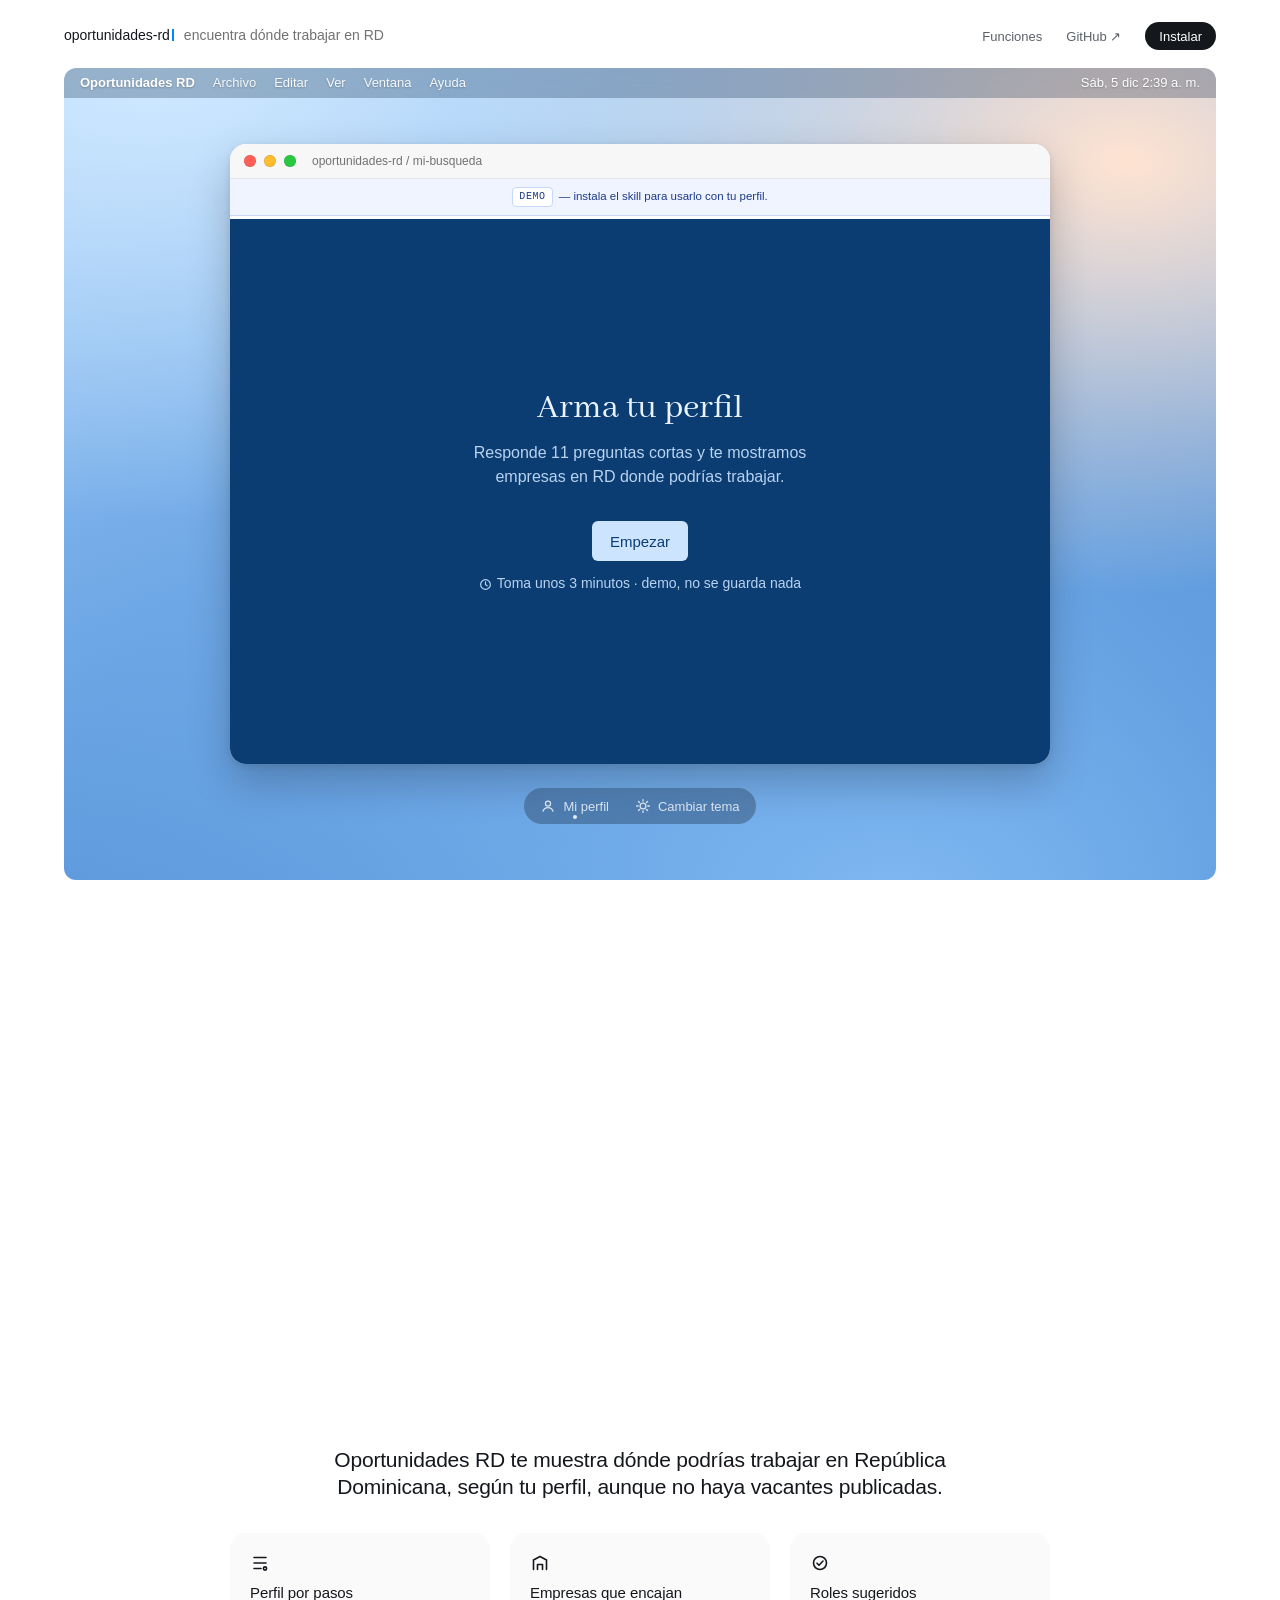
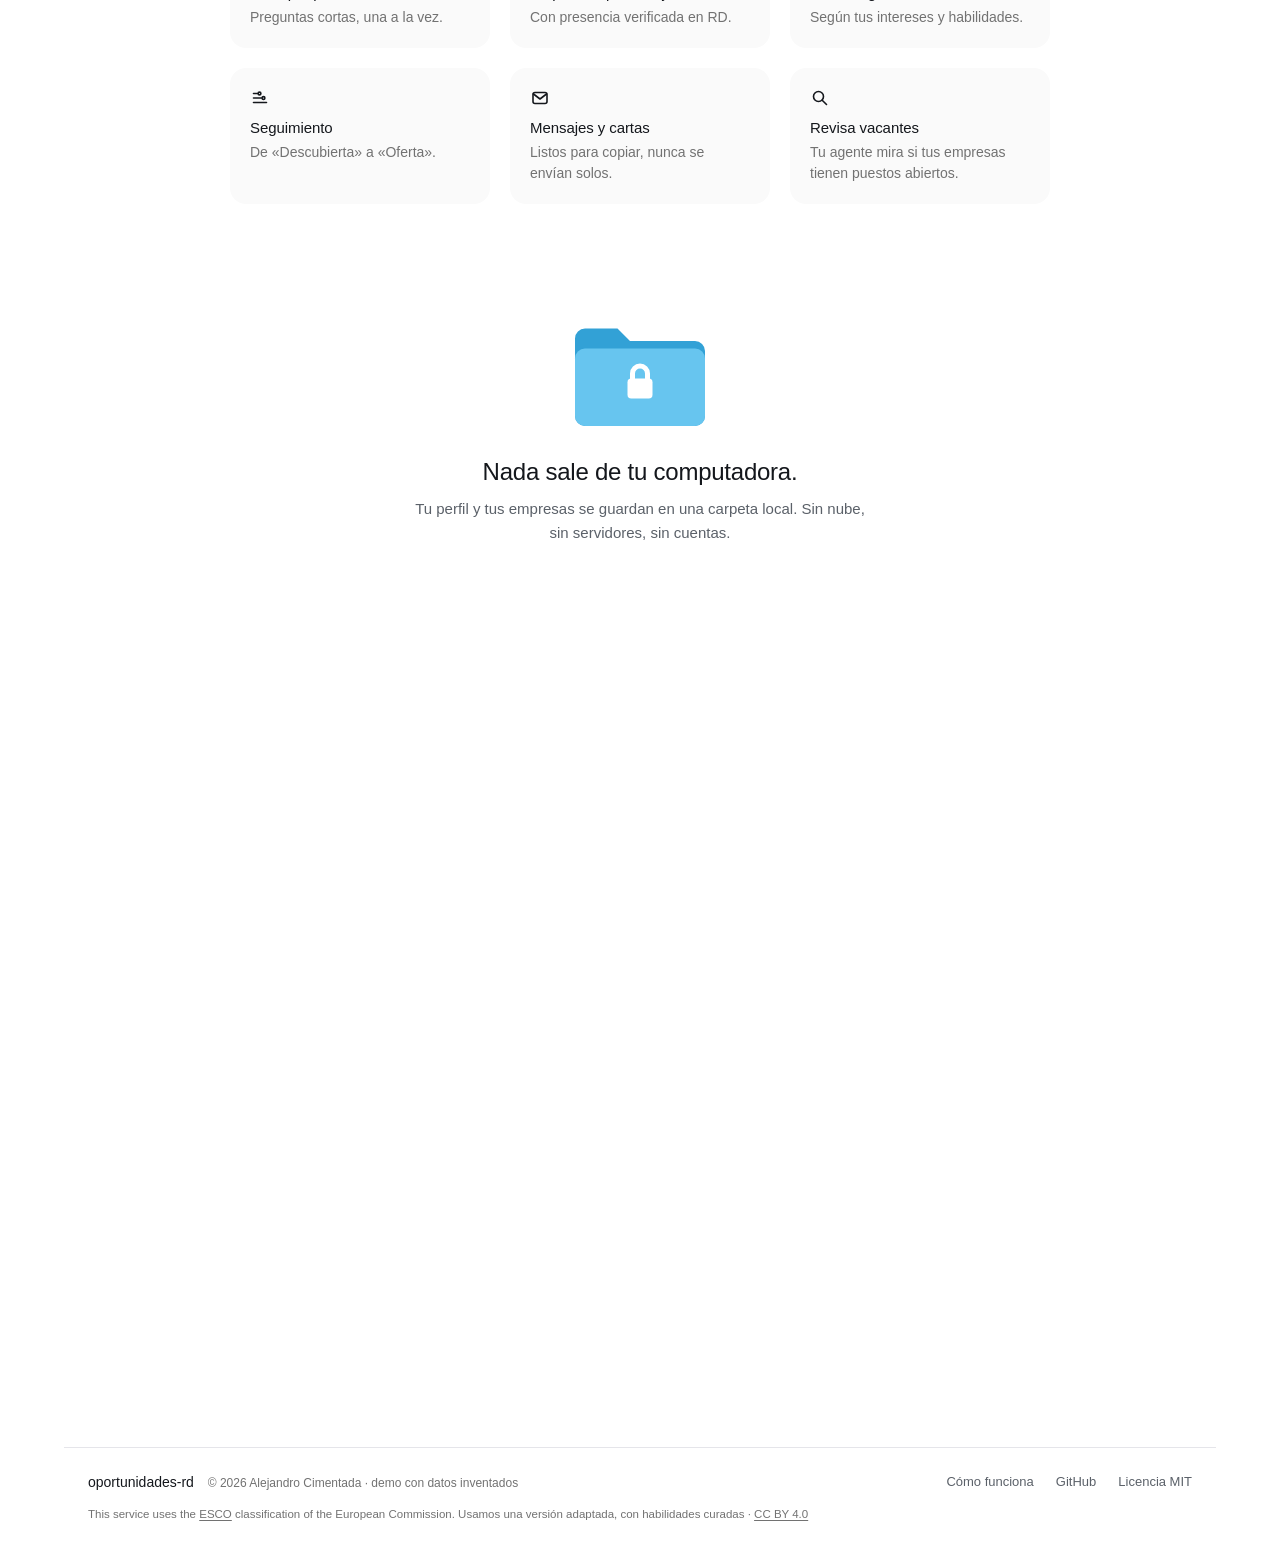
<file: docs/index.html>
<!doctype html>
<html lang="es">
<head>
<meta charset="utf-8">
<meta name="viewport" content="width=device-width, initial-scale=1">
<title>Oportunidades RD · demo</title>
<meta name="description" content="Lugares donde podrías trabajar en República Dominicana, según tu perfil. Demo con datos inventados; instálalo con tu agente de IA para usarlo con tu perfil.">
<link rel="icon" href="data:image/svg+xml,%3Csvg xmlns='http://www.w3.org/2000/svg' viewBox='0 0 32 32'%3E%3Ccircle cx='16' cy='16' r='16' fill='%231A1A1E'/%3E%3Crect x='9' y='12' width='14' height='10' rx='2' fill='none' stroke='white' stroke-width='2'/%3E%3Cpath d='M13 12v-2h6v2' fill='none' stroke='white' stroke-width='2'/%3E%3C/svg%3E">
<script>try { if (localStorage.getItem("tema") === "oscuro") document.documentElement.dataset.theme = "dark"; } catch (_) {}</script>
<link rel="preconnect" href="https://fonts.googleapis.com">
<link rel="preconnect" href="https://fonts.gstatic.com" crossorigin>
<link href="https://fonts.googleapis.com/css2?family=Abhaya+Libre:wght@400;500;600;700&display=swap" rel="stylesheet">
<link rel="stylesheet" href="style.css">
</head>
<body>
<div class="toast" id="toast" role="status"></div>

<header class="top">
  <a class="brand" href="#">
    <span class="brand-name">oportunidades-rd<i class="caret" aria-hidden="true"></i></span>
    <span class="brand-tag">encuentra dónde trabajar en RD</span>
  </a>
  <nav class="topnav">
    <a href="#funciones" class="opt">Funciones</a>
    
    <a href="https://github.com/alejandrocimentada/oportunidades-rd" class="opt" target="_blank" rel="noopener">GitHub ↗</a>
    <a href="#instalar" class="top-pill">Instalar</a>
    
  </nav>
</header>

<div class="stage-wrap">
<section class="stage" aria-label="Vista previa de la app">
  <div class="menubar" aria-hidden="true">
    <div class="menubar-l"><b>Oportunidades RD</b><span>Archivo</span><span>Editar</span><span>Ver</span><span>Ventana</span><span>Ayuda</span></div>
    <span id="reloj"></span>
  </div>

<button type="button" class="icono-app" id="icono-app" hidden aria-label="Abrir oportunidades-rd">
  <span class="icono-img" aria-hidden="true"><svg viewBox="0 0 32 32"><rect x="8" y="12" width="16" height="11" rx="2.2"/><path d="M12.5 12V9.8c0-.7.6-1.3 1.3-1.3h4.4c.7 0 1.3.6 1.3 1.3V12M8 17h16"/></svg></span>
  <span class="icono-nombre">oportunidades-rd</span>
</button>
<section class="window" id="app">
  <div class="titlebar">
    <div class="dots">
      <button type="button" class="dot rojo" id="win-cerrar" aria-label="Cerrar ventana"><svg viewBox="0 0 10 10" aria-hidden="true"><path d="M2.5 2.5l5 5M7.5 2.5l-5 5"/></svg></button>
      <button type="button" class="dot amarillo" id="win-min" aria-label="Minimizar ventana"><svg viewBox="0 0 10 10" aria-hidden="true"><path d="M2 5h6"/></svg></button>
      <button type="button" class="dot verde" id="win-max" aria-label="Maximizar ventana"><svg viewBox="0 0 10 10" aria-hidden="true"><path d="M2.6 6.4V2.6h3.8M7.4 3.6v3.8H3.6"/></svg></button>
      <span>oportunidades-rd / mi-busqueda</span></div>
  </div>
  <a class="demo-tag" href="#instalar"><b>Demo</b> — instala el skill para usarlo con tu perfil.</a>

  <div class="q-progreso" aria-hidden="true"><div id="q-barra"></div></div>
  <main class="win-body">
    <section id="view-perfil" class="view">

      
      <div class="q-inicio" id="q-inicio">
        <h3 class="inicio-t" id="inicio-t" tabindex="-1">Arma tu perfil</h3>
        <p class="inicio-p">Responde <span id="inicio-n">unas</span> preguntas cortas y te mostramos empresas en RD donde podrías trabajar.</p>
        <button type="button" class="inicio-btn" id="q-empezar">Empezar</button>
        <p class="inicio-tiempo"><svg viewBox="0 0 20 20" aria-hidden="true"><circle cx="10" cy="10" r="7.5"/><path d="M10 6v4l2.5 2"/></svg>Toma unos 3 minutos · demo, no se guarda nada</p>
      </div>

      
      <form id="form-perfil" class="encuesta" autocomplete="off" novalidate>
        <div class="q" role="group" aria-labelledby="q-nombre" data-corto="Nombre" data-req="Escribe tu nombre.">
          <h3 class="q-t" id="q-nombre">¿Cómo te llamas?</h3>
          <p class="q-ayuda">Tu nombre y apellido.</p>
          <input class="campo" name="nombre" required aria-labelledby="q-nombre" placeholder="Escribe tu nombre aquí…">
        </div>

        <div class="q" role="group" aria-labelledby="q-edad" data-corto="Edad" data-opcional>
          <h3 class="q-t" id="q-edad">¿Cuántos años tienes?</h3>
          <p class="q-ayuda">Algunas empresas tienen programas para jóvenes o pasantías. Opcional.</p>
          <input class="campo corto" name="edad" type="number" min="14" max="90" inputmode="numeric" aria-labelledby="q-edad" placeholder="25">
        </div>

        <div class="q" role="group" aria-labelledby="q-email" data-corto="Correo" data-opcional>
          <h3 class="q-t" id="q-email">¿Cuál es tu correo?</h3>
          <p class="q-ayuda">Solo se guarda en tu computadora. Opcional.</p>
          <input class="campo" name="email" type="email" aria-labelledby="q-email" placeholder="nombre@ejemplo.com">
        </div>

        <div class="q" role="group" aria-labelledby="q-areas" data-corto="Áreas" data-req="Elige al menos un área (o escribe otra).">
          <h3 class="q-t" id="q-areas">¿Qué áreas te interesan?</h3>
          <p class="q-ayuda">Elige todas las que quieras: toca la opción o pulsa su letra.</p>
          <div class="opciones">
            <label class="opcion" title="Programación, sistemas, soporte, redes, IA"><input type="checkbox" name="intereses" value="tecnología">
              <span><b>Tecnología</b><span class="sr">: Programación, sistemas, soporte, redes, IA</span></span></label>
            <label class="opcion" title="Reportes, tableros, estadística, BI"><input type="checkbox" name="intereses" value="datos y análisis">
              <span><b>Datos y análisis</b><span class="sr">: Reportes, tableros, estadística, BI</span></span></label>
            <label class="opcion" title="Contabilidad, impuestos, banca, auditoría"><input type="checkbox" name="intereses" value="finanzas y contabilidad">
              <span><b>Finanzas y contabilidad</b><span class="sr">: Contabilidad, impuestos, banca, auditoría</span></span></label>
            <label class="opcion" title="Inventario, compras, almacén, transporte"><input type="checkbox" name="intereses" value="logística y cadena de suministro">
              <span><b>Logística y cadena de suministro</b><span class="sr">: Inventario, compras, almacén, transporte</span></span></label>
            <label class="opcion" title="Mejora continua, calidad, proyectos, automatización"><input type="checkbox" name="intereses" value="operaciones y procesos">
              <span><b>Operaciones y procesos</b><span class="sr">: Mejora continua, calidad, proyectos, automatización</span></span></label>
            <label class="opcion" title="Ventas, cuentas clave, comercial"><input type="checkbox" name="intereses" value="ventas">
              <span><b>Ventas</b><span class="sr">: Ventas, cuentas clave, comercial</span></span></label>
            <label class="opcion" title="Marketing digital, redes sociales, contenido, marca"><input type="checkbox" name="intereses" value="marketing">
              <span><b>Marketing</b><span class="sr">: Marketing digital, redes sociales, contenido, marca</span></span></label>
            <label class="opcion" title="Diseño gráfico, UX/UI, multimedia"><input type="checkbox" name="intereses" value="diseño">
              <span><b>Diseño</b><span class="sr">: Diseño gráfico, UX/UI, multimedia</span></span></label>
            <label class="opcion" title="Reclutamiento, nómina, capacitación"><input type="checkbox" name="intereses" value="recursos humanos">
              <span><b>Recursos humanos</b><span class="sr">: Reclutamiento, nómina, capacitación</span></span></label>
            <label class="opcion" title="Enfermería, medicina, farmacia, laboratorio"><input type="checkbox" name="intereses" value="salud">
              <span><b>Salud</b><span class="sr">: Enfermería, medicina, farmacia, laboratorio</span></span></label>
            <label class="opcion" title="Docencia, tutoría, formación"><input type="checkbox" name="intereses" value="educación">
              <span><b>Educación</b><span class="sr">: Docencia, tutoría, formación</span></span></label>
            <label class="opcion" title="Atención, call center, experiencia del cliente"><input type="checkbox" name="intereses" value="servicio al cliente">
              <span><b>Servicio al cliente</b><span class="sr">: Atención, call center, experiencia del cliente</span></span></label>
            <label class="opcion" title="Derecho, contratos, cumplimiento"><input type="checkbox" name="intereses" value="legal">
              <span><b>Legal</b><span class="sr">: Derecho, contratos, cumplimiento</span></span></label>
            <label class="opcion" title="Producción, calidad, mantenimiento, zonas francas"><input type="checkbox" name="intereses" value="manufactura">
              <span><b>Manufactura</b><span class="sr">: Producción, calidad, mantenimiento, zonas francas</span></span></label>
            <label class="opcion" title="Hoteles, eventos, viajes, alimentos y bebidas"><input type="checkbox" name="intereses" value="turismo y hotelería">
              <span><b>Turismo y hotelería</b><span class="sr">: Hoteles, eventos, viajes, alimentos y bebidas</span></span></label>
            <label class="opcion"><input type="checkbox" id="interes-otra"><span><b>Otra</b></span></label>
          </div>
          <label class="q-lbl" id="otra-lbl" hidden>¿Cuál otra área?<input class="campo chico" name="intereses_otra" placeholder="ej. agricultura, deportes, bienes raíces"></label>
        </div>

        <div class="q" role="group" aria-labelledby="q-tiene" data-corto="Experiencia laboral" data-req="Elige Sí o No.">
          <h3 class="q-t" id="q-tiene">¿Tienes experiencia laboral?</h3>
          <p class="q-ayuda">Cualquier trabajo cuenta, también pasantías.</p>
          <div class="opciones dos" role="radiogroup" aria-labelledby="q-tiene">
            <label class="opcion"><input type="radio" name="tiene_experiencia" value="si"><span><b>Sí</b></span></label>
            <label class="opcion"><input type="radio" name="tiene_experiencia" value="no"><span><b>No, estoy empezando</b></span></label>
          </div>
        </div>

        <div class="q" role="group" aria-labelledby="q-anos" data-corto="Años en tu campo" data-si="tiene_experiencia" data-req="Escribe cuántos años llevas en tu campo.">
          <h3 class="q-t" id="q-anos">¿Cuántos años llevas en tu campo?</h3>
          <p class="q-ayuda">Contando solo los trabajos de tu área.</p>
          <input class="campo corto" name="anos_experiencia" type="number" min="0" max="60" inputmode="numeric" required aria-labelledby="q-anos" placeholder="0">
        </div>

        <div class="q" role="group" aria-labelledby="q-puesto" data-corto="Último trabajo" data-si="tiene_experiencia" data-req="Escribe tu último trabajo o el actual (o «ninguno»).">
          <h3 class="q-t" id="q-puesto">¿Cuál es tu último trabajo o el actual?</h3>
          <p class="q-ayuda">El puesto, como lo dirías en una entrevista.</p>
          <input class="campo" name="puesto_actual" required aria-labelledby="q-puesto" placeholder="ej. Cajera en un supermercado">
        </div>

        <div class="q" role="group" aria-labelledby="q-exp" data-corto="Más sobre ti" data-si="tiene_experiencia" data-opcional>
          <h3 class="q-t" id="q-exp">Cuéntanos algo más de tu experiencia</h3>
          <p class="q-ayuda">Dos o tres frases. Se usan en tus cartas. Opcional.</p>
          <textarea class="campo" name="experiencia" rows="3" aria-labelledby="q-exp" placeholder="ej. Llevo el inventario de la tienda y armé los reportes semanales en Excel."></textarea>
        </div>

        <div class="q" role="group" aria-labelledby="q-estudios" data-corto="Estudios" data-req="Escribe qué estudiaste (puede ser el bachillerato).">
          <h3 class="q-t" id="q-estudios">¿Qué estudiaste?</h3>
          <p class="q-ayuda">Tu carrera, técnico o bachillerato.</p>
          <input class="campo" name="estudios" required aria-labelledby="q-estudios" placeholder="ej. Contabilidad, Enfermería, Bachillerato técnico">
        </div>

        <div class="q" role="group" aria-labelledby="q-habs" data-corto="Habilidades" data-req="Añade al menos una habilidad.">
          <h3 class="q-t" id="q-habs">Tus habilidades</h3>
          <p class="q-ayuda">Toca las de tus áreas o busca otras.</p>
          <div class="sug" id="sug-habilidades" aria-live="polite"></div>
          <label class="sr" for="chip-habilidades">Busca y añade tus habilidades</label>
          <div class="chipbox" data-for="habilidades" data-placeholder="Busca una habilidad"></div>
          <textarea name="habilidades" hidden></textarea>
        </div>

        <div class="q" role="group" aria-labelledby="q-roles" data-corto="Roles" data-req="Elige un rol, añade uno o marca «No sé».">
          <h3 class="q-t" id="q-roles">¿Qué roles buscas?</h3>
          <p class="q-ayuda">Toca los que te interesen o escribe otro.</p>
          <div class="sug" id="sug-roles" aria-live="polite"></div>
          <label class="sr" for="chip-roles_objetivo">Añade tus roles</label>
          <div class="chipbox" data-for="roles_objetivo" data-placeholder="Escribe otro rol"></div>
          <textarea name="roles_objetivo" hidden></textarea>
          <label class="opcion no-se"><input type="checkbox" name="roles_abiertos" data-resumen="No sé, muéstrame opciones"><span><b>No sé todavía: muéstrame opciones</b></span></label>
        </div>

        <div class="q" role="group" aria-labelledby="q-idiomas" data-corto="Idiomas" data-opcional>
          <h3 class="q-t" id="q-idiomas">¿Qué idiomas hablas?</h3>
          <p class="q-ayuda">Elige el idioma y tu nivel.</p>
          <div class="idioma-add">
            <label class="sr" for="idioma-sel">Idioma</label>
            <select id="idioma-sel" class="campo chico">
              <option>Inglés</option><option>Español</option><option>Francés</option><option>Portugués</option><option>Italiano</option>
              <option>Alemán</option><option>Chino mandarín</option><option>Japonés</option><option>Criollo haitiano</option>
            </select>
            <div class="niveles" role="radiogroup" aria-label="Nivel">
              <label class="nivel"><input type="radio" name="_nivel" value="A1"><span>A1</span></label><label class="nivel"><input type="radio" name="_nivel" value="A2"><span>A2</span></label><label class="nivel"><input type="radio" name="_nivel" value="B1"><span>B1</span></label><label class="nivel"><input type="radio" name="_nivel" value="B2" checked><span>B2</span></label><label class="nivel"><input type="radio" name="_nivel" value="C1"><span>C1</span></label><label class="nivel"><input type="radio" name="_nivel" value="C2"><span>C2</span></label><label class="nivel"><input type="radio" name="_nivel" value="Nativo"><span>Nativo</span></label>
            </div>
            <button type="button" class="btn small" id="idioma-ok">Añadir</button>
          </div>
          <div class="chipbox solo-lista" data-for="idiomas"></div>
          <textarea name="idiomas" hidden></textarea>
        </div>

        <div class="q" role="group" aria-labelledby="q-donde" data-corto="Dónde y cómo" data-req="Escribe en qué ciudad quieres trabajar.">
          <h3 class="q-t" id="q-donde">¿Dónde y cómo quieres trabajar?</h3>
          <p class="q-ayuda">Tu ciudad, la modalidad y los días.</p>
          <input class="campo" name="ubicacion" required aria-label="Ciudad" placeholder="Santo Domingo">
          <div class="opciones tres" role="radiogroup" aria-label="Modalidad">
            <label class="opcion"><input type="radio" name="preferencias.modalidad" value="presencial"><span><b>Presencial</b></span></label>
            <label class="opcion"><input type="radio" name="preferencias.modalidad" value="hibrido"><span><b>Híbrido</b></span></label>
            <label class="opcion"><input type="radio" name="preferencias.modalidad" value="remoto"><span><b>Remoto</b></span></label>
          </div>
          <div class="opciones dos" role="radiogroup" aria-label="Días">
            <label class="opcion"><input type="radio" name="preferencias.dias" value="lunes a viernes" data-resumen="L-V"><span><b>L-V</b><small>lunes a viernes</small></span></label>
            <label class="opcion"><input type="radio" name="preferencias.dias" value="lunes a sábado" data-resumen="L-S"><span><b>L-S</b><small>lunes a sábado</small></span></label>
          </div>
        </div>

        <div class="q" role="group" aria-labelledby="q-salario" data-corto="Salario mínimo" data-opcional>
          <h3 class="q-t" id="q-salario">¿Cuál es tu salario mínimo?</h3>
          <p class="q-ayuda">Mensual, en pesos dominicanos (RD$).</p>
          <input class="campo corto" name="preferencias.salario_minimo_dop" type="number" min="0" inputmode="numeric" aria-labelledby="q-salario" placeholder="45000">
          <label class="check q-check"><input name="preferencias.salario_flexible_startups" type="checkbox" data-resumen="flexible en startups">
            <span>En startups, un salario menor (con equity o variable) es «a conversar», no una alerta</span></label>
        </div>

        <div class="q q-fin" id="q-fin" role="group" aria-labelledby="q-listo">
          <h3 class="q-t" id="q-listo">¡Listo!</h3>
          <p class="q-ayuda">Es una demo: no se guardó nada. Toca una respuesta para cambiarla.</p>
          <div class="fin-resumen" id="fin-resumen"></div>
          <div class="fin-acciones"><button type="button" class="q-ok" id="q-continuar">Continuar <span aria-hidden="true">→</span></button></div>
        </div>

        
        
        <div class="q-sig" id="q-sig" role="group" aria-labelledby="sig-t">
          <h3 class="q-t" id="sig-t" tabindex="-1">Úsalo con tu perfil real</h3>
          <p class="q-ayuda">Esto fue una demo. Instálalo en tu computadora con tu agente de IA: no necesitas saber programar.</p>
          <ol class="sig-pasos">
          
            <li><div class="sig-txt"><b>Ten un agente de IA y Python.</b><p>Claude Code u otro agente compatible con skills, y Python 3.10 o superior.</p></div>
              <div class="sig-cmd"><p>Para revisar si tienes Python, escribe en una terminal:</p><code>python --version</code></div></li>
            <li><div class="sig-txt"><b>Pídele que lo instale.</b><p>Tu agente descarga el proyecto, instala lo necesario y te abre el panel.</p></div>
              <div class="sig-cmd"><p>Copia este mensaje en tu agente:</p>
                <div class="cmd"><code id="msg-instalar-fin"><b>Instala</b> el skill oportunidades-rd desde https://github.com/alejandrocimentada/oportunidades-rd y ábreme el panel.</code>
                  <button type="button" class="cmd-copiar" data-copiar="#msg-instalar-fin"><svg viewBox="0 0 24 24" aria-hidden="true"><rect x="9" y="9" width="11" height="11" rx="2"/><path d="M5 15V5a1 1 0 0 1 1-1h9"/></svg>Copiar</button></div></div></li>
            <li><div class="sig-txt"><b>Llena tu perfil ahí.</b><p>Se guarda solo en tu computadora. Luego le pides que busque empresas para ti.</p></div>
              <div class="sig-cmd"><p>Después, escríbele:</p>
                <div class="cmd"><code id="msg-buscar-demo"><b>Busca empresas</b> en RD para mi perfil</code>
                  <button type="button" class="cmd-copiar" data-copiar="#msg-buscar-demo"><svg viewBox="0 0 24 24" aria-hidden="true"><rect x="9" y="9" width="11" height="11" rx="2"/><path d="M5 15V5a1 1 0 0 1 1-1h9"/></svg>Copiar</button></div></div></li>
          
          </ol>
          <button type="button" class="q-saltar sig-volver" id="sig-volver">← Volver al resumen</button>
        </div>
      </form>

      <div class="q-nav">
        <button type="button" id="q-prev" aria-label="Pregunta anterior"><svg viewBox="0 0 20 20" aria-hidden="true"><path d="M5 12.5 10 7.5l5 5"/></svg></button>
        <button type="button" id="q-next" aria-label="Pregunta siguiente"><svg viewBox="0 0 20 20" aria-hidden="true"><path d="M5 7.5l5 5 5-5"/></svg></button>
      </div>
    </section>

    <section id="view-resumen" class="view on">
      <div class="head">
        <h2>Resumen</h2>
        <p>Empresas descubiertas, en qué va cada una y lo que toca hacer esta semana.</p>
      </div>
      <div id="aviso-perfil" class="banner" hidden>
        Todavía no tienes perfil. Llénalo en <b>Mi perfil</b> o pídele a tu agente: <i>«Configura Oportunidades RD»</i>.
      </div>
      <div id="aviso-empresas" class="banner" hidden>
        Todavía no hay empresas. Pídele a tu agente: <i>«Busca empresas en RD para mi perfil»</i>.
      </div>
      <div class="tiles" id="tiles"></div>
      <div class="pipeline" id="pipeline"></div>
      <div class="grid2">
        <div class="card">
          <h4>Empresas descubiertas</h4>
          <ul class="list" id="recientes"></ul>
          <h4 class="mt">Vacantes abiertas <small id="nov-fecha"></small></h4>
          <ul class="list" id="novedades"></ul>
        </div>
        <div class="card">
          <h4>Próximos seguimientos</h4>
          <ul class="list" id="seguimientos"></ul>
          <h4 class="mt">Revisar tú en el navegador</h4>
          <ul class="list" id="manuales"></ul>
        </div>
      </div>
    </section>

    <section id="view-tablero" class="view">
      <div class="head">
        <h2>Tablero</h2>
        <p>Arrastra una empresa para cambiar su estado. Haz clic para ver el detalle.</p>
      </div>
      <div class="board" id="board"></div>
    </section>

    <section id="view-empresas" class="view">
      <div class="head">
        <h2>Empresas</h2>
        <p>Con presencia verificada en RD. Para contactar se sugieren <b>roles</b>, no personas: el enlace abre una búsqueda en LinkedIn con tu sesión.</p>
      </div>
      <div class="filters">
        <label>Buscar <input id="f-texto" type="search" placeholder="empresa, equipo o rol"></label>
        <label>Estado <select id="f-estado"><option value="">Todos</option><option>Descubierta</option><option>Me interesa</option><option>Investigando</option><option>Contacté</option><option>Aplicado</option><option>Entrevista</option><option>Oferta</option><option>Descartada</option></select></label>
        <label>Tipo <select id="f-tipo"><option value="">Todos</option><option>multinacional</option><option>grupo local</option><option>empresa local en crecimiento</option><option>tecnología/startup</option><option>otra</option></select></label>
        <label>Industria <select id="f-industria"><option value="">Todas</option><option>banca</option><option>telecomunicaciones</option><option>retail/distribución</option><option>seguros</option><option>zona franca/manufactura</option><option>logística</option><option>turismo</option><option>tecnología/consultoría</option><option>gobierno-tech</option><option>salud</option><option>energía</option><option>otra</option></select></label>
        <label class="check"><input id="f-con-vacantes" type="checkbox"> Solo con vacantes abiertas</label>
      </div>
      <div class="companies" id="companies"></div>
    </section>

    <section id="view-vacantes" class="view">
      <div class="head">
        <h2>Vacantes</h2>
        <p>Comprobación secundaria: las vacantes publicadas que el rastreador encontró en las páginas de empleo de tus empresas.</p>
      </div>
      <div class="filters">
        <label>Buscar <input id="v-texto" type="search" placeholder="puesto o empresa"></label>
        <label>Empresa <select id="v-empresa"><option value="">Todas</option></select></label>
        <label class="check"><input id="v-activas" type="checkbox" checked> Solo activas</label>
      </div>
      <table class="tbl" id="tbl-vacantes">
        <thead><tr><th>Puesto</th><th>Encontrada</th><th><span class="sr">Acciones</span></th></tr></thead>
        <tbody></tbody>
      </table>
    </section>
  </main>

</section>

  <nav class="dock" aria-label="Acciones rápidas">
    <button type="button" class="dock-btn" data-ir="perfil"><svg viewBox="0 0 20 20" aria-hidden="true"><circle cx="10" cy="7" r="3.2"/><path d="M3.8 16.5c.9-3 3.3-4.6 6.2-4.6s5.3 1.6 6.2 4.6"/></svg><span>Mi perfil</span></button>
    <button type="button" class="dock-btn" id="btn-tema" aria-label="Cambiar a modo oscuro"><svg viewBox="0 0 20 20" aria-hidden="true"><circle cx="10" cy="10" r="3.6"/><path d="M10 2v2M10 16v2M2 10h2M16 10h2M4.3 4.3l1.4 1.4M14.3 14.3l1.4 1.4M4.3 15.7l1.4-1.4M14.3 5.7l1.4-1.4"/></svg><span>Cambiar tema</span></button>
  </nav>
</section>
</div>

<section class="intro" id="funciones">
  <h2 class="reveal">Oportunidades RD te muestra dónde podrías trabajar en República Dominicana, según tu perfil, aunque no haya vacantes publicadas.</h2>
</section>

<section class="features">
  <div class="fgrid">
    <div class="fcard reveal">
      <svg viewBox="0 0 20 20" aria-hidden="true"><path d="M4 4.5h12M4 10h12M4 15.5h7"/><circle cx="15" cy="15.5" r="1.6"/></svg>
      <h3>Perfil por pasos</h3>
      <p>Preguntas cortas, una a la vez.</p>
    </div>
    <div class="fcard reveal">
      <svg viewBox="0 0 20 20" aria-hidden="true"><path d="M3.5 16.5V7l6.5-3.5L16.5 7v9.5"/><path d="M7.5 16.5v-5h5v5"/></svg>
      <h3>Empresas que encajan</h3>
      <p>Con presencia verificada en RD.</p>
    </div>
    <div class="fcard reveal">
      <svg viewBox="0 0 20 20" aria-hidden="true"><circle cx="10" cy="10" r="6.5"/><path d="M7 10.2l2 2 4-4.2"/></svg>
      <h3>Roles sugeridos</h3>
      <p>Según tus intereses y habilidades.</p>
    </div>
    <div class="fcard reveal">
      <svg viewBox="0 0 20 20" aria-hidden="true"><path d="M3.5 5.5h4M3.5 10h8M3.5 14.5h13"/><circle cx="9.5" cy="5.5" r="1.4"/><circle cx="13.5" cy="10" r="1.4"/></svg>
      <h3>Seguimiento</h3>
      <p>De «Descubierta» a «Oferta».</p>
    </div>
    <div class="fcard reveal">
      <svg viewBox="0 0 20 20" aria-hidden="true"><rect x="3" y="4.5" width="14" height="11" rx="2"/><path d="m3.5 6 6.5 5 6.5-5"/></svg>
      <h3>Mensajes y cartas</h3>
      <p>Listos para copiar, nunca se envían solos.</p>
    </div>
    <div class="fcard reveal">
      <svg viewBox="0 0 20 20" aria-hidden="true"><circle cx="8.5" cy="8.5" r="5"/><path d="m12.2 12.2 4.3 4.3"/></svg>
      <h3>Revisa vacantes</h3>
      <p>Tu agente mira si tus empresas tienen puestos abiertos.</p>
    </div>
  </div>
</section>

<section class="privacy reveal">
  <svg class="folder" viewBox="0 0 120 96" aria-hidden="true">
    <path class="f-back" d="M8 18a8 8 0 0 1 8-8h26l10 10h52a8 8 0 0 1 8 8v52a8 8 0 0 1-8 8H16a8 8 0 0 1-8-8z"/>
    <path class="f-front" d="M8 34a8 8 0 0 1 8-8h88a8 8 0 0 1 8 8v46a8 8 0 0 1-8 8H16a8 8 0 0 1-8-8z"/>
    <rect class="f-lock" x="50" y="50" width="20" height="16" rx="3"/>
    <path class="f-shackle" d="M54 50v-4a6 6 0 0 1 12 0v4"/>
  </svg>
  <h2>Nada sale de tu computadora.</h2>
  <p>Tu perfil y tus empresas se guardan en una carpeta local. Sin nube, sin servidores, sin cuentas.</p>
</section>


<section class="agente-sec" id="instalar">
  <div class="agent reveal">
    <div>
      <h3>Instala el skill con tu agente.</h3>
      <p>Claude Code descarga el proyecto, lo instala en tu computadora y te abre el panel. No necesitas saber programar ni tener clave de API.</p>
    </div>
    <div class="term">
      <span>Abre Claude Code (en la app de Claude o en una terminal) y pega esto:</span>
      <div class="cmd"><code id="msg-instalar"><b>Instala</b> el skill oportunidades-rd desde https://github.com/alejandrocimentada/oportunidades-rd y ábreme el panel.</code>
        <button type="button" class="cmd-copiar" data-copiar="#msg-instalar"><svg viewBox="0 0 24 24" aria-hidden="true"><rect x="9" y="9" width="11" height="11" rx="2"/><path d="M5 15V5a1 1 0 0 1 1-1h9"/></svg>Copiar</button></div>
    </div>
  </div>
  <div class="agent reveal">
    <div>
      <h3>Pídele que busque empresas para tu perfil.</h3>
      <p>Tu agente busca en la web empresas en RD que encajan contigo, verifica que estén aquí con fuentes y te propone equipos y roles. Luego puede revisar si tienen vacantes abiertas.</p>
    </div>
    <div class="term">
      <span>Cuando ya llenaste tu perfil, escríbele en Claude Code (desde cualquier carpeta):</span>
      <div class="cmd"><code id="msg-agente-pie"><b>Busca empresas</b> en RD para mi perfil</code>
        <button type="button" class="cmd-copiar" data-copiar="#msg-agente-pie"><svg viewBox="0 0 24 24" aria-hidden="true"><rect x="9" y="9" width="11" height="11" rx="2"/><path d="M5 15V5a1 1 0 0 1 1-1h9"/></svg>Copiar</button></div>
    </div>
  </div>
</section>

<section class="start reveal">
  <h2>Descubre dónde encajas</h2>
  
  <p>Instálalo con tu agente, llena tu perfil y deja que descubra empresas para ti.</p>
  <div class="start-btns">
    <a class="btn pill-btn" href="#instalar">Instálalo con tu agente</a>
  </div>
  
  <div class="start-meta">
    <span>Versión 1.1.0 · Sin inicio de sesión · Funciona en tu computadora</span>
    <a href="https://github.com/alejandrocimentada/oportunidades-rd#c%C3%B3mo-usarlo-la-forma-m%C3%A1s-f%C3%A1cil" target="_blank" rel="noopener">Cómo funciona</a>
  </div>
</section>

<footer class="foot-page">
  <div class="foot-fila">
    <span class="foot-marca">oportunidades-rd <small>© 2026 Alejandro Cimentada · demo con datos inventados</small></span>
    <nav class="foot-links" aria-label="Enlaces">
      <a href="https://github.com/alejandrocimentada/oportunidades-rd#c%C3%B3mo-usarlo-la-forma-m%C3%A1s-f%C3%A1cil" target="_blank" rel="noopener">Cómo funciona</a>
      <a href="https://github.com/alejandrocimentada/oportunidades-rd" target="_blank" rel="noopener">GitHub</a>
      <a href="https://github.com/alejandrocimentada/oportunidades-rd/blob/main/LICENSE" target="_blank" rel="noopener">Licencia MIT</a>
    </nav>
  </div>
  <div class="foot-fila foot-fino">
    <span><span lang="en">This service uses the <a href="https://esco.ec.europa.eu/en" target="_blank" rel="noopener">ESCO</a> classification of the European Commission.</span>
      Usamos una versión adaptada, con habilidades curadas ·
      <a href="https://creativecommons.org/licenses/by/4.0/deed.es" target="_blank" rel="noopener">CC BY 4.0</a></span>
  </div>
</footer>

<aside class="drawer" id="drawer" aria-hidden="true">
  <button class="close" id="drawer-close" aria-label="Cerrar">×</button>
  <div id="drawer-body"></div>
</aside>
<div class="scrim" id="scrim"></div>

<script>window.ESTADOS = ["Descubierta", "Me interesa", "Investigando", "Contacté", "Aplicado", "Entrevista", "Oferta", "Descartada"]; window.SUGERENCIAS = {"_nota": "Mapa local (sin IA) de áreas de interés → habilidades y roles sugeridos. Lo usan oportunidades/sugerencias.py y static/sugerencias.js. \u0027palabras\u0027 detecta el área en lo que estudiaste o en tu trabajo (sin tildes, al inicio de una palabra). Los \u0027habilidades\u0027 de cada rol suben su puesto si ya las tienes.", "areas": [{"area": "tecnología", "descripcion": "Programación, sistemas, soporte, redes, IA", "habilidades": ["Python", "SQL", "JavaScript", "Git", "APIs", "IA generativa", "Soporte técnico", "Redes", "Computación en la nube", "Linux"], "palabras": ["sistemas", "software", "informatic", "computacion", "programador", "programacion", "desarrollador", "desarrollo de software", "tecnologia", "redes de computadoras", "redes informaticas", "administracion de redes", "networking", "soporte tecnico", "help desk", "telematica", "ciberseguridad", "inteligencia artificial", "telecomunicacion"], "roles": [{"habilidades": ["Python", "JavaScript", "Git", "APIs"], "razon": "Construyes y mejoras las aplicaciones que usa la empresa.", "rol": "Desarrollador de software"}, {"habilidades": ["IA generativa", "APIs", "Python"], "razon": "Conectas herramientas de IA con los procesos del negocio.", "rol": "Especialista en integración de IA"}, {"habilidades": ["Soporte técnico", "Redes"], "razon": "Una buena puerta de entrada al área de tecnología.", "rol": "Técnico de soporte (help desk)"}, {"habilidades": ["Redes", "Linux", "Computación en la nube"], "razon": "Mantienes los servidores, redes y equipos funcionando.", "rol": "Administrador de sistemas y redes"}, {"habilidades": ["SQL", "APIs"], "razon": "Traduces lo que necesita el negocio a soluciones de tecnología.", "rol": "Analista de sistemas"}]}, {"area": "datos y análisis", "descripcion": "Reportes, tableros, estadística, BI", "habilidades": ["Excel", "SQL", "Power BI", "Python", "Visualización de datos", "Estadística", "Google Sheets", "Tableau"], "palabras": ["datos", "analisis de datos", "estadistic", "inteligencia de negocios", "business intelligence", "power bi", "reportes", "ciencia de datos", "actuari", "matematic", "economia", "economista"], "roles": [{"habilidades": ["Excel", "SQL", "Power BI", "Python"], "razon": "Conviertes datos en respuestas para decidir mejor.", "rol": "Analista de datos"}, {"habilidades": ["Power BI", "SQL", "Visualización de datos", "Tableau"], "razon": "Construyes los tableros que la gerencia revisa cada semana.", "rol": "Analista de inteligencia de negocios (BI)"}, {"habilidades": ["Excel", "Power BI", "Google Sheets"], "razon": "Automatizas y ordenas los reportes del negocio.", "rol": "Analista de reportes"}, {"habilidades": ["Python", "Estadística", "SQL"], "razon": "Usas estadística y programación para predecir y explicar.", "rol": "Científico de datos junior"}]}, {"area": "finanzas y contabilidad", "descripcion": "Contabilidad, impuestos, banca, auditoría", "habilidades": ["Excel", "Contabilidad general", "Conciliaciones bancarias", "Declaraciones de impuestos", "Facturación electrónica", "Presupuestos", "Análisis financiero", "QuickBooks o ERP contable"], "palabras": ["contab", "contador", "finanz", "auditor", "banca", "bancari", "banco", "impuesto", "tributari", "tesoreri", "credito", "cobros", "facturacion", "seguros", "economia"], "roles": [{"habilidades": ["Contabilidad general", "Declaraciones de impuestos", "Conciliaciones bancarias"], "razon": "Llevas la contabilidad y los impuestos de la empresa al día.", "rol": "Contador"}, {"habilidades": ["Contabilidad general", "Excel", "Facturación electrónica"], "razon": "Un buen primer paso en contabilidad, con tareas claras.", "rol": "Auxiliar contable"}, {"habilidades": ["Excel", "Análisis financiero", "Presupuestos"], "razon": "Analizas números y presupuestos para orientar decisiones.", "rol": "Analista financiero"}, {"habilidades": ["Contabilidad general", "Excel"], "razon": "Revisas que los procesos y los números estén en orden.", "rol": "Auditor interno"}, {"habilidades": ["Análisis financiero", "Excel"], "razon": "Evalúas clientes y das seguimiento a los pagos.", "rol": "Analista de crédito y cobros"}]}, {"area": "logística y cadena de suministro", "descripcion": "Inventario, compras, almacén, transporte", "habilidades": ["Gestión de inventario", "Compras", "Planificación de demanda", "Excel", "ERP", "Gestión de almacén", "Importación y aduanas", "Transporte y rutas"], "palabras": ["logistic", "inventario", "almacen", "bodega", "compras", "cadena de suministro", "supply chain", "despacho", "transporte", "distribucion", "distribuidora", "planificacion de demanda", "aduana", "importacion", "exportacion"], "roles": [{"habilidades": ["Gestión de inventario", "Excel", "ERP"], "razon": "Cuidas que haya lo necesario, sin exceso ni faltantes.", "rol": "Analista de inventario"}, {"habilidades": ["Compras", "Excel", "ERP"], "razon": "Negocias con suplidores y compras a tiempo.", "rol": "Analista de compras"}, {"habilidades": ["Planificación de demanda", "Excel", "ERP"], "razon": "Anticipas cuánto se va a vender para planificar mejor.", "rol": "Planificador de demanda"}, {"habilidades": ["Gestión de almacén", "Gestión de inventario"], "razon": "Organizas el almacén y al equipo que lo opera.", "rol": "Supervisor de almacén"}, {"habilidades": ["Transporte y rutas", "Importación y aduanas"], "razon": "Coordinas despachos, rutas y entregas.", "rol": "Coordinador de logística"}]}, {"area": "operaciones y procesos", "descripcion": "Mejora continua, calidad, proyectos, automatización", "habilidades": ["Mapeo de procesos", "Mejora continua", "Gestión de proyectos", "KPI", "Power Automate", "Excel", "Gestión de calidad", "ERP"], "palabras": ["operacion", "procesos", "mejora continua", "calidad", "lean", "six sigma", "industrial", "productividad", "proyectos", "administracion de empresas", "automatizacion"], "roles": [{"habilidades": ["Mapeo de procesos", "KPI", "Excel"], "razon": "Encuentras cómo hacer el trabajo más simple y medible.", "rol": "Analista de procesos"}, {"habilidades": ["Power Automate", "Mapeo de procesos", "Python"], "razon": "Quitas tareas repetitivas con herramientas de automatización.", "rol": "Especialista en automatización de procesos"}, {"habilidades": ["Mejora continua", "KPI"], "razon": "Lideras proyectos para reducir errores y desperdicio.", "rol": "Especialista en mejora continua"}, {"habilidades": ["KPI", "Gestión de calidad"], "razon": "Te aseguras de que el día a día funcione bien.", "rol": "Coordinador de operaciones"}, {"habilidades": ["Gestión de proyectos"], "razon": "Llevas proyectos de inicio a fin, con fechas y presupuesto.", "rol": "Gestor de proyectos"}]}, {"area": "ventas", "descripcion": "Ventas, cuentas clave, comercial", "habilidades": ["Negociación", "Prospección de clientes", "CRM", "Cierre de ventas", "Presentaciones", "Atención al cliente", "Excel"], "palabras": ["venta", "vendedor", "comercial", "ejecutivo de cuentas", "desarrollo de negocios", "tienda", "retail", "representante de ventas", "asesor comercial"], "roles": [{"habilidades": ["Negociación", "Prospección de clientes", "Cierre de ventas"], "razon": "Consigues y cuidas clientes, con metas claras.", "rol": "Ejecutivo de ventas"}, {"habilidades": ["Negociación", "Presentaciones", "CRM"], "razon": "Haces crecer la relación con los clientes más grandes.", "rol": "Gerente de cuentas clave"}, {"habilidades": ["Atención al cliente", "Cierre de ventas"], "razon": "Orientas a cada cliente hacia lo que de verdad necesita.", "rol": "Asesor comercial"}, {"habilidades": ["Excel", "CRM"], "razon": "Analizas las ventas para encontrar dónde crecer.", "rol": "Analista comercial"}]}, {"area": "marketing", "descripcion": "Marketing digital, redes sociales, contenido, marca", "habilidades": ["Marketing digital", "Redes sociales", "Redacción de contenido", "Publicidad en Meta y Google Ads", "Google Analytics", "Canva", "SEO", "Email marketing"], "palabras": ["marketing", "mercadeo", "mercadotecnia", "publicidad", "comunicacion", "comunicador", "redes sociales", "community", "contenido", "periodis", "relaciones publicas", "marca"], "roles": [{"habilidades": ["Marketing digital", "Publicidad en Meta y Google Ads", "Google Analytics"], "razon": "Atraes clientes con campañas en línea medibles.", "rol": "Especialista en marketing digital"}, {"habilidades": ["Redes sociales", "Redacción de contenido", "Canva"], "razon": "Le das voz a la marca en redes sociales.", "rol": "Community manager"}, {"habilidades": ["Redacción de contenido", "SEO"], "razon": "Escribes lo que hace que la gente se interese.", "rol": "Creador de contenido (copywriter)"}, {"habilidades": ["Google Analytics", "Email marketing"], "razon": "Mides qué funciona y qué no en cada campaña.", "rol": "Analista de mercadeo"}]}, {"area": "diseño", "descripcion": "Diseño gráfico, UX/UI, multimedia", "habilidades": ["Figma", "Diseño gráfico", "Adobe Photoshop", "Adobe Illustrator", "Diseño UX", "Prototipado", "Canva", "Edición de video"], "palabras": ["diseno", "disenador", "grafic", "experiencia de usuario", "ux", "ilustracion", "multimedia", "audiovisual", "fotografia", "arquitectura", "interiores"], "roles": [{"habilidades": ["Diseño gráfico", "Adobe Photoshop", "Adobe Illustrator", "Canva"], "razon": "Creas la imagen visual de marcas, piezas y campañas.", "rol": "Diseñador gráfico"}, {"habilidades": ["Figma", "Diseño UX", "Prototipado"], "razon": "Diseñas apps y páginas fáciles de usar.", "rol": "Diseñador UX/UI"}, {"habilidades": ["Figma", "Prototipado", "Diseño UX"], "razon": "Diseñas productos digitales de punta a punta.", "rol": "Diseñador de producto digital"}, {"habilidades": ["Edición de video", "Adobe Photoshop"], "razon": "Cuentas historias con video y animación.", "rol": "Editor de video y multimedia"}]}, {"area": "recursos humanos", "descripcion": "Reclutamiento, nómina, capacitación", "habilidades": ["Reclutamiento y selección", "Entrevistas", "Nómina", "Código de Trabajo", "Capacitación", "Clima organizacional", "Gestión del desempeño", "Excel"], "palabras": ["recursos humanos", "rrhh", "gestion humana", "talento", "reclutamiento", "seleccion de personal", "nomina", "psicolog", "capacitacion", "relaciones laborales"], "roles": [{"habilidades": ["Reclutamiento y selección", "Entrevistas"], "razon": "Encuentras a las personas indicadas para cada puesto.", "rol": "Analista de reclutamiento"}, {"habilidades": ["Nómina", "Código de Trabajo", "Excel"], "razon": "Te aseguras de que todos cobren bien y a tiempo.", "rol": "Analista de nómina"}, {"habilidades": ["Código de Trabajo", "Clima organizacional", "Gestión del desempeño"], "razon": "Acompañas a los empleados de la entrada a la salida.", "rol": "Generalista de recursos humanos"}, {"habilidades": ["Capacitación"], "razon": "Diseñas y das entrenamientos para el equipo.", "rol": "Especialista en capacitación"}]}, {"area": "salud", "descripcion": "Enfermería, medicina, farmacia, laboratorio", "habilidades": ["Atención al paciente", "Primeros auxilios", "Historia clínica", "Bioseguridad", "Farmacología", "Manejo de expedientes", "Educación al paciente"], "palabras": ["medicina", "medico", "enfermer", "salud", "clinic", "hospital", "farmac", "bioanalis", "laboratorio clinico", "odontolog", "nutricion", "fisioterap", "terapia"], "roles": [{"habilidades": ["Atención al paciente", "Primeros auxilios", "Bioseguridad"], "razon": "Cuidas a los pacientes en clínicas y hospitales.", "rol": "Enfermera o enfermero"}, {"habilidades": ["Historia clínica", "Atención al paciente"], "razon": "Atiendes consultas y das seguimiento a los pacientes.", "rol": "Médico general"}, {"habilidades": ["Farmacología", "Educación al paciente"], "razon": "Orientas sobre medicamentos y manejas la farmacia.", "rol": "Farmacéutico"}, {"habilidades": ["Bioseguridad"], "razon": "Haces los análisis de laboratorio que guían el diagnóstico.", "rol": "Bioanalista"}, {"habilidades": ["Farmacología", "Educación al paciente"], "razon": "Presentas productos de salud a médicos y farmacias.", "rol": "Representante médico"}]}, {"area": "educación", "descripcion": "Docencia, tutoría, formación", "habilidades": ["Planificación de clases", "Manejo de grupo", "Evaluación de aprendizajes", "Herramientas digitales educativas", "Diseño curricular", "Comunicación oral"], "palabras": ["educacion", "docente", "profesor", "maestro", "maestra", "pedagog", "ensenanza", "tutor", "orientador", "licenciatura en educacion"], "roles": [{"habilidades": ["Planificación de clases", "Manejo de grupo", "Evaluación de aprendizajes"], "razon": "Enseñas y acompañas a tus estudiantes.", "rol": "Docente"}, {"habilidades": ["Comunicación oral", "Herramientas digitales educativas"], "razon": "Enseñas en grupos pequeños o cursos cortos.", "rol": "Tutor o instructor"}, {"habilidades": ["Diseño curricular", "Herramientas digitales educativas"], "razon": "Creas cursos y materiales, también en línea.", "rol": "Diseñador instruccional"}, {"habilidades": ["Diseño curricular", "Planificación de clases"], "razon": "Organizas programas, horarios y docentes.", "rol": "Coordinador académico"}]}, {"area": "servicio al cliente", "descripcion": "Atención, call center, experiencia del cliente", "habilidades": ["Atención al cliente", "Comunicación", "Manejo de quejas", "Resolución de problemas", "CRM", "Atención telefónica"], "palabras": ["servicio al cliente", "atencion al cliente", "call center", "centro de contacto", "cajer", "recepcion", "soporte al cliente", "customer service"], "roles": [{"habilidades": ["Atención al cliente", "Comunicación", "Atención telefónica"], "razon": "Resuelves dudas y problemas de los clientes.", "rol": "Agente de servicio al cliente"}, {"habilidades": ["Atención telefónica", "Comunicación"], "razon": "Muy buscado en RD si hablas inglés.", "rol": "Agente bilingüe de call center"}, {"habilidades": ["Manejo de quejas", "Resolución de problemas"], "razon": "Guías a un equipo de atención y sus metas.", "rol": "Supervisor de servicio al cliente"}, {"habilidades": ["CRM", "Resolución de problemas"], "razon": "Mejoras cada contacto del cliente con la empresa.", "rol": "Especialista en experiencia del cliente"}]}, {"area": "legal", "descripcion": "Derecho, contratos, cumplimiento", "habilidades": ["Redacción de contratos", "Derecho laboral", "Derecho comercial", "Cumplimiento regulatorio", "Investigación jurídica", "Litigio"], "palabras": ["derecho", "abogad", "legal", "juridic", "notari", "cumplimiento", "compliance", "contratos"], "roles": [{"habilidades": ["Redacción de contratos", "Derecho comercial"], "razon": "Asesoras a la empresa en contratos y decisiones.", "rol": "Abogado corporativo"}, {"habilidades": ["Cumplimiento regulatorio"], "razon": "Muy pedido en banca y seguros: cuidas que se cumpla la ley.", "rol": "Oficial de cumplimiento"}, {"habilidades": ["Investigación jurídica", "Redacción de contratos"], "razon": "Apoyas al equipo legal con documentos e investigación.", "rol": "Asistente legal"}, {"habilidades": ["Derecho laboral", "Litigio"], "razon": "Te especializas en relaciones de trabajo.", "rol": "Abogado laboral"}]}, {"area": "manufactura", "descripcion": "Producción, calidad, mantenimiento, zonas francas", "habilidades": ["Control de calidad", "Buenas prácticas de manufactura", "Mantenimiento", "Seguridad industrial", "Lean manufacturing", "Planificación de producción", "Lectura de planos"], "palabras": ["manufactura", "produccion", "planta", "zona franca", "ensamblaje", "mantenimiento", "mecanic", "electric", "electromecanic", "operario", "quimic", "control de calidad"], "roles": [{"habilidades": ["Planificación de producción", "Seguridad industrial", "Lean manufacturing"], "razon": "Diriges una línea de producción y su equipo.", "rol": "Supervisor de producción"}, {"habilidades": ["Control de calidad", "Buenas prácticas de manufactura"], "razon": "Revisas que cada producto salga como debe.", "rol": "Técnico de control de calidad"}, {"habilidades": ["Mantenimiento", "Lectura de planos", "Seguridad industrial"], "razon": "Mantienes las máquinas funcionando.", "rol": "Técnico de mantenimiento"}, {"habilidades": ["Planificación de producción"], "razon": "Decides qué se produce, cuándo y cuánto.", "rol": "Planificador de producción"}, {"habilidades": ["Lean manufacturing", "Control de calidad"], "razon": "Mejoras cómo se fabrica en la planta.", "rol": "Ingeniero de procesos"}]}, {"area": "turismo y hotelería", "descripcion": "Hoteles, eventos, viajes, alimentos y bebidas", "habilidades": ["Atención al huésped", "Sistemas de reservas", "Gestión de eventos", "Alimentos y bebidas", "Ventas de paquetes turísticos", "Atención al cliente"], "palabras": ["turismo", "turistic", "hotel", "hosteleria", "gastronom", "cocina", "chef", "restaurante", "resort", "agencia de viajes", "eventos", "bartender", "camarer", "front desk"], "roles": [{"habilidades": ["Atención al huésped", "Sistemas de reservas"], "razon": "Eres la primera cara del hotel para cada huésped.", "rol": "Recepcionista de hotel"}, {"habilidades": ["Gestión de eventos"], "razon": "Organizas bodas, congresos y eventos de principio a fin.", "rol": "Coordinador de eventos"}, {"habilidades": ["Sistemas de reservas", "Ventas de paquetes turísticos"], "razon": "Vendes y organizas estadías y paquetes.", "rol": "Agente de reservas"}, {"habilidades": ["Alimentos y bebidas", "Atención al huésped"], "razon": "Diriges restaurantes y bares de un hotel.", "rol": "Supervisor de alimentos y bebidas"}, {"habilidades": ["Ventas de paquetes turísticos", "Atención al cliente"], "razon": "Armas viajes a la medida de cada cliente.", "rol": "Agente de viajes"}]}], "industrias_antiguas": {"banca": ["finanzas y contabilidad"], "energía": ["operaciones y procesos"], "gobierno-tech": ["tecnología"], "logística": ["logística y cadena de suministro"], "otra": [], "retail/distribución": ["ventas", "logística y cadena de suministro"], "salud": ["salud"], "seguros": ["finanzas y contabilidad"], "tecnología/consultoría": ["tecnología"], "telecomunicaciones": ["tecnología"], "turismo": ["turismo y hotelería"], "zona franca/manufactura": ["manufactura"]}};
  window.RUTA_ESCO = "esco.json";</script>
<script src="sugerencias.js"></script>
<script src="demo-datos.js"></script>
<script src="app.js"></script>
</body>
</html>
</file>
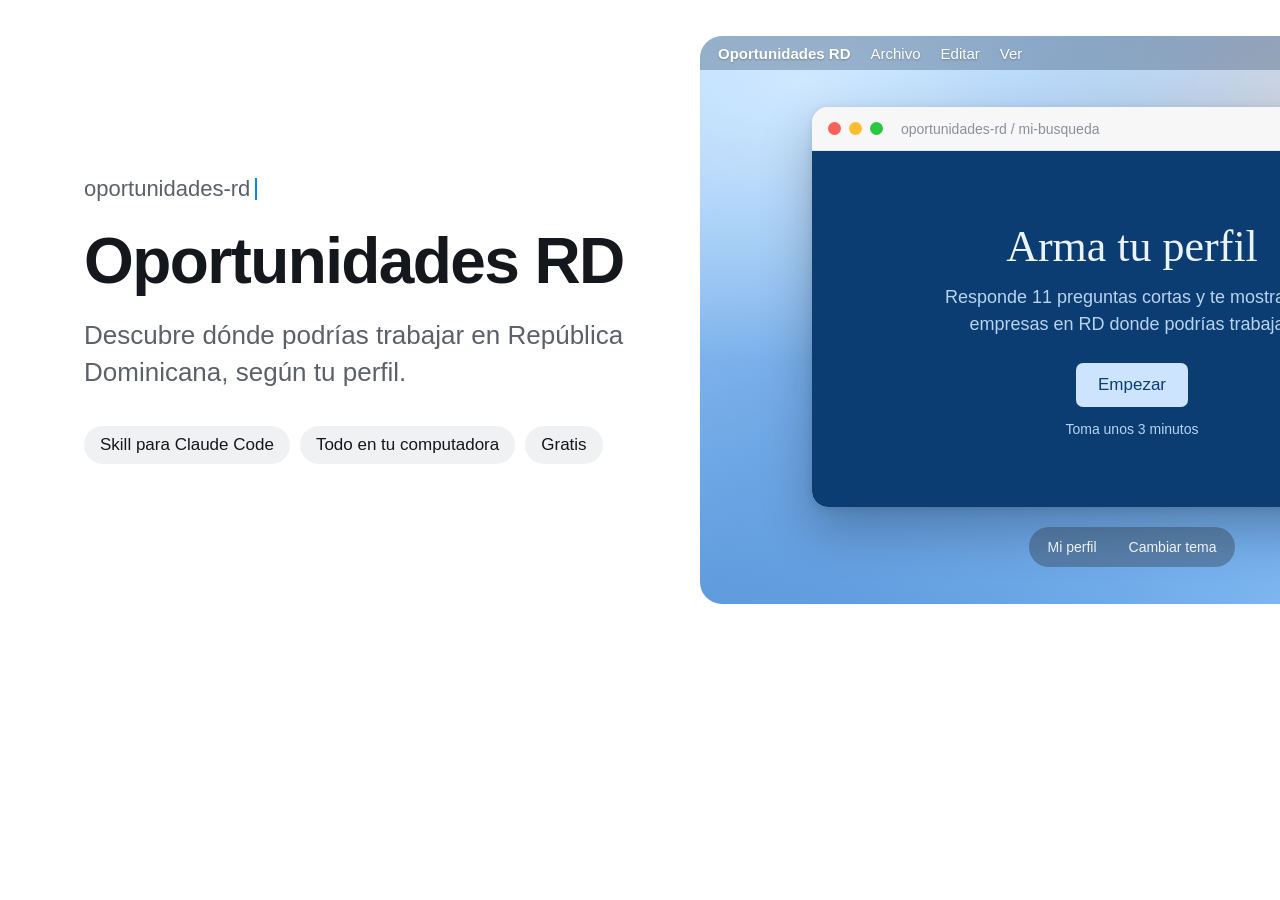
<file: docs/banner.html>
<!doctype html>
<!-- Fuente de docs/banner.png (español) y docs/banner.en.png (ábrelo con #en).
     Se renderiza a 1600x640, p. ej. con Chrome o Edge sin interfaz:
     msedge --headless --window-size=1600,640 --screenshot=banner.png docs/banner.html -->
<html lang="es">
<head>
<meta charset="utf-8">
<title>Oportunidades RD banner</title>
<style>
  :root {
    --ink: #14171C; --muted: #5B6169; --line: #E6E8EB; --accent: #0088FF;
    --portada: #0B3D73; --portada-t: #EAF3FF; --portada-p: #B9D3F0; --portada-btn: #CDE4FF;
    --sans: -apple-system, BlinkMacSystemFont, "Segoe UI", "PingFang SC", Helvetica, Arial, sans-serif;
    --serif: "Abhaya Libre", Georgia, "Times New Roman", serif;
    --wall: radial-gradient(120% 90% at 12% 8%, #CFE8FF 0%, rgba(207, 232, 255, 0) 55%),
            radial-gradient(90% 80% at 88% 18%, #FFE3D1 0%, rgba(255, 227, 209, 0) 60%),
            radial-gradient(110% 90% at 70% 100%, #7FB8F2 0%, rgba(127, 184, 242, 0) 62%),
            linear-gradient(160deg, #A9D2FA 0%, #6FA8E6 48%, #3E7FCB 100%);
  }
  * { box-sizing: border-box; margin: 0; padding: 0; }
  html, body { width: 1600px; height: 640px; overflow: hidden; background: #FFFFFF; }
  body { font-family: var(--sans); color: var(--ink); display: grid; grid-template-columns: 700px 1fr; -webkit-font-smoothing: antialiased; }

  .texto { padding: 0 40px 0 84px; display: flex; flex-direction: column; justify-content: center; }
  .marca { font-size: 22px; font-weight: 500; color: var(--muted); display: flex; align-items: center; gap: 2px; }
  .marca i { width: 2px; height: 22px; background: var(--accent); margin-left: 3px; }
  h1 { margin-top: 26px; font-size: 64px; font-weight: 600; letter-spacing: -.025em; line-height: 1.05; }
  p { margin-top: 22px; font-size: 26px; line-height: 1.4; color: var(--muted); max-width: 540px; }
  .chips { margin-top: 36px; display: flex; flex-wrap: wrap; gap: 10px; }
  .chips span { padding: 9px 16px; border-radius: 9999px; background: #F0F1F3; font-size: 17px; font-weight: 500; color: var(--ink); }

  /* el escritorio con la app, como en la página */
  .escritorio { position: relative; margin: 36px 36px 36px 0; border-radius: 22px; overflow: hidden; background: var(--wall);
    display: flex; flex-direction: column; align-items: center; justify-content: center; gap: 20px; padding-top: 34px; }
  .menubar { position: absolute; top: 0; left: 0; right: 0; height: 34px; padding: 0 18px; display: flex; align-items: center; gap: 20px;
    background: rgba(20, 40, 70, .28); color: #FFFFFF; font-size: 15px; text-shadow: 0 1px 2px rgba(0, 0, 0, .25); }
  .menubar b { font-weight: 700; }
  .ventana { width: 640px; height: 400px; border-radius: 16px; overflow: hidden; background: #FFFFFF; display: flex; flex-direction: column;
    box-shadow: 0 22px 50px rgba(0, 0, 0, .25), 0 2px 8px rgba(0, 0, 0, .1); }
  .barra { height: 44px; flex: none; padding: 0 16px; display: flex; align-items: center; gap: 8px; background: #F7F7F8; border-bottom: 1px solid var(--line); }
  .barra i { width: 13px; height: 13px; border-radius: 50%; }
  .barra span { margin-left: 10px; font-size: 14px; color: #8A9099; }
  .portada { flex: 1; background: var(--portada); display: flex; flex-direction: column; align-items: center; justify-content: center; text-align: center; }
  .portada h2 { font-family: var(--serif); font-weight: 400; font-size: 44px; color: var(--portada-t); }
  .portada p { margin-top: 12px; font-size: 18px; line-height: 1.45; color: var(--portada-p); max-width: 400px; }
  .portada button { margin-top: 26px; height: 44px; padding: 0 22px; border: 0; border-radius: 7px; background: var(--portada-btn);
    color: var(--portada); font: 500 17px/1 var(--sans); }
  .portada small { margin-top: 14px; font-size: 14px; color: var(--portada-p); }
  .dock { display: flex; gap: 4px; padding: 5px; border-radius: 9999px; background: rgba(36, 38, 44, .33); }
  .dock span { padding: 7px 14px; border-radius: 9999px; color: rgba(255, 255, 255, .9); font-size: 14px; font-weight: 500; }

  .en { display: none; }
  html.ingles .es { display: none; }
  html.ingles .en { display: revert; }
</style>
</head>
<body>
  <div class="texto">
    <div class="marca">oportunidades-rd<i></i></div>
    <h1>Oportunidades RD</h1>
    <p class="es">Descubre dónde podrías trabajar en República Dominicana, según tu perfil.</p>
    <p class="en">Find where you could work in the Dominican Republic, based on your profile.</p>
    <div class="chips">
      <span class="es">Skill para Claude Code</span><span class="en">Claude Code skill</span>
      <span class="es">Todo en tu computadora</span><span class="en">Runs on your computer</span>
      <span class="es">Gratis</span><span class="en">Free</span>
    </div>
  </div>
  <div class="escritorio">
    <div class="menubar"><b>Oportunidades RD</b><span class="es">Archivo</span><span class="en">File</span><span class="es">Editar</span><span class="en">Edit</span><span class="es">Ver</span><span class="en">View</span></div>
    <div class="ventana">
      <div class="barra"><i style="background:#FF5F57"></i><i style="background:#FEBC2E"></i><i style="background:#28C840"></i><span>oportunidades-rd / mi-busqueda</span></div>
      <div class="portada">
        <h2>Arma tu perfil</h2>
        <p>Responde 11 preguntas cortas y te mostramos empresas en RD donde podrías trabajar.</p>
        <button>Empezar</button>
        <small>Toma unos 3 minutos</small>
      </div>
    </div>
    <div class="dock"><span>Mi perfil</span><span>Cambiar tema</span></div>
  </div>
<script>if (location.hash === "#en") document.documentElement.classList.add("ingles");</script>
</body>
</html>
</file>
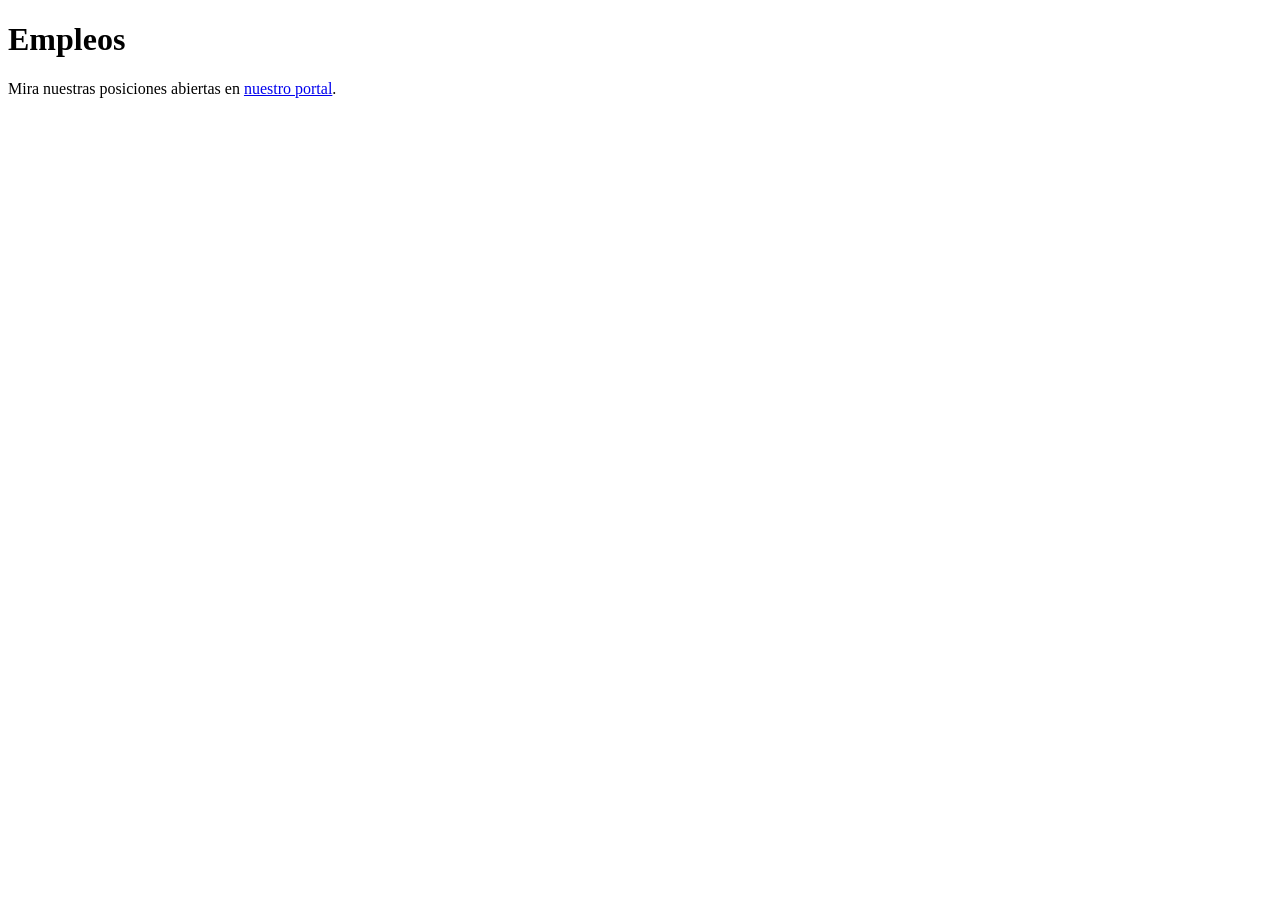
<file: tests/fixtures/careers_lever.html>
<!doctype html>
<html lang="es"><head><meta charset="utf-8"><title>Empleos · Logística Ejemplo</title></head>
<body><h1>Empleos</h1><p>Mira nuestras posiciones abiertas en <a href="https://jobs.lever.co/logisticaejemplo">nuestro portal</a>.</p></body></html>
</file>
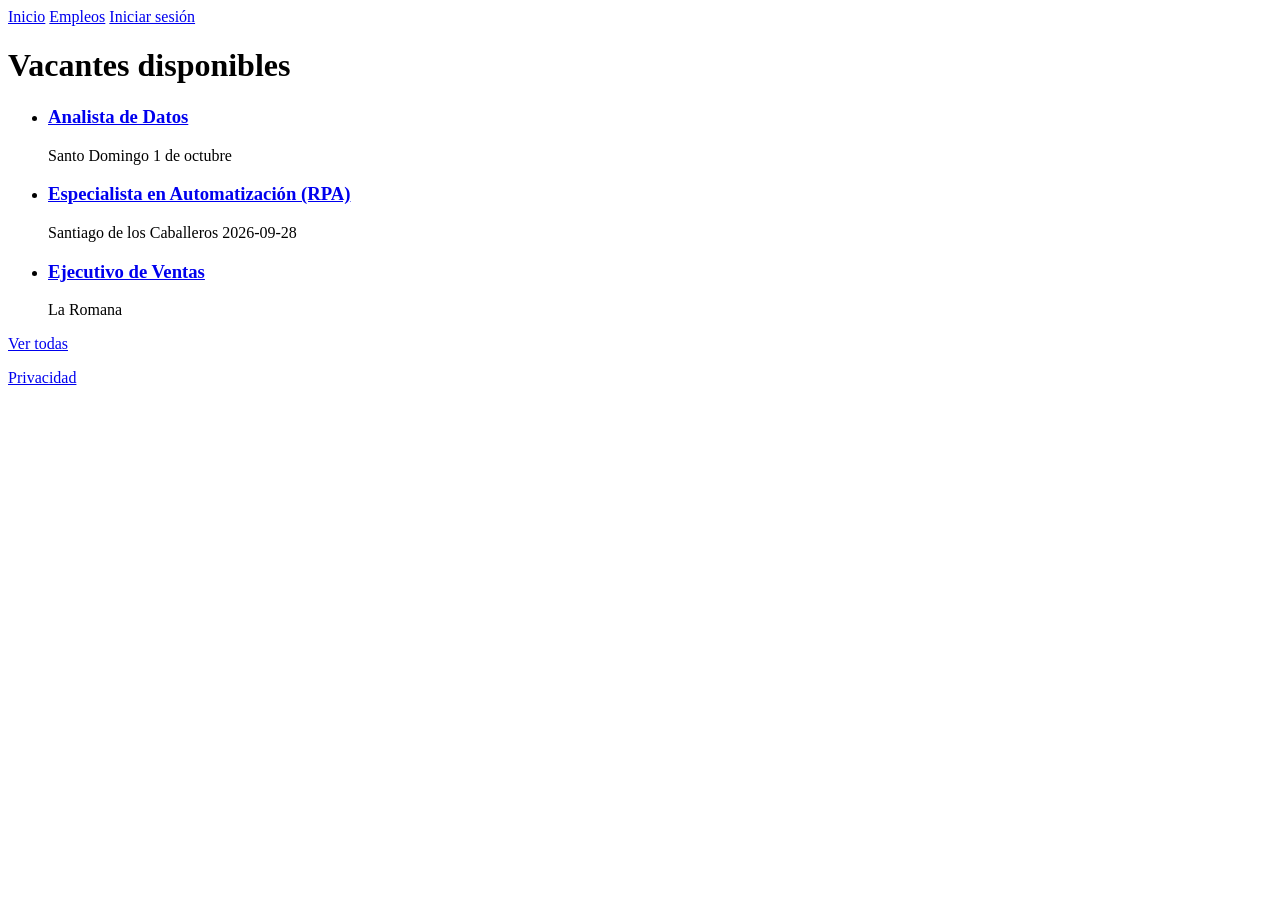
<file: tests/fixtures/careers_plain.html>
<!doctype html>
<html lang="es"><head><meta charset="utf-8"><title>Trabaja con nosotros · Distribuidora Ejemplo</title></head>
<body>
<header><nav><a href="/">Inicio</a> <a href="/empleos/">Empleos</a> <a href="/login">Iniciar sesión</a></nav></header>
<main>
  <h1>Vacantes disponibles</h1>
  <ul class="lista-vacantes">
    <li class="vacante">
      <a href="/empleos/101-analista-de-datos?utm_source=web"><h3>Analista de Datos</h3></a>
      <span class="ubicacion">Santo Domingo</span>
      <time datetime="2026-10-01">1 de octubre</time>
    </li>
    <li class="vacante">
      <a href="/empleos/102-especialista-automatizacion"><h3>Especialista en Automatización (RPA)</h3></a>
      <span class="ubicacion">Santiago de los Caballeros</span>
      <span class="fecha">2026-09-28</span>
    </li>
    <li class="vacante">
      <a href="/empleos/103-ejecutivo-ventas"><h3>Ejecutivo de Ventas</h3></a>
      <span class="ubicacion">La Romana</span>
    </li>
  </ul>
  <p><a href="/empleos/">Ver todas</a></p>
</main>
<footer><a href="/privacidad">Privacidad</a></footer>
</body></html>
</file>
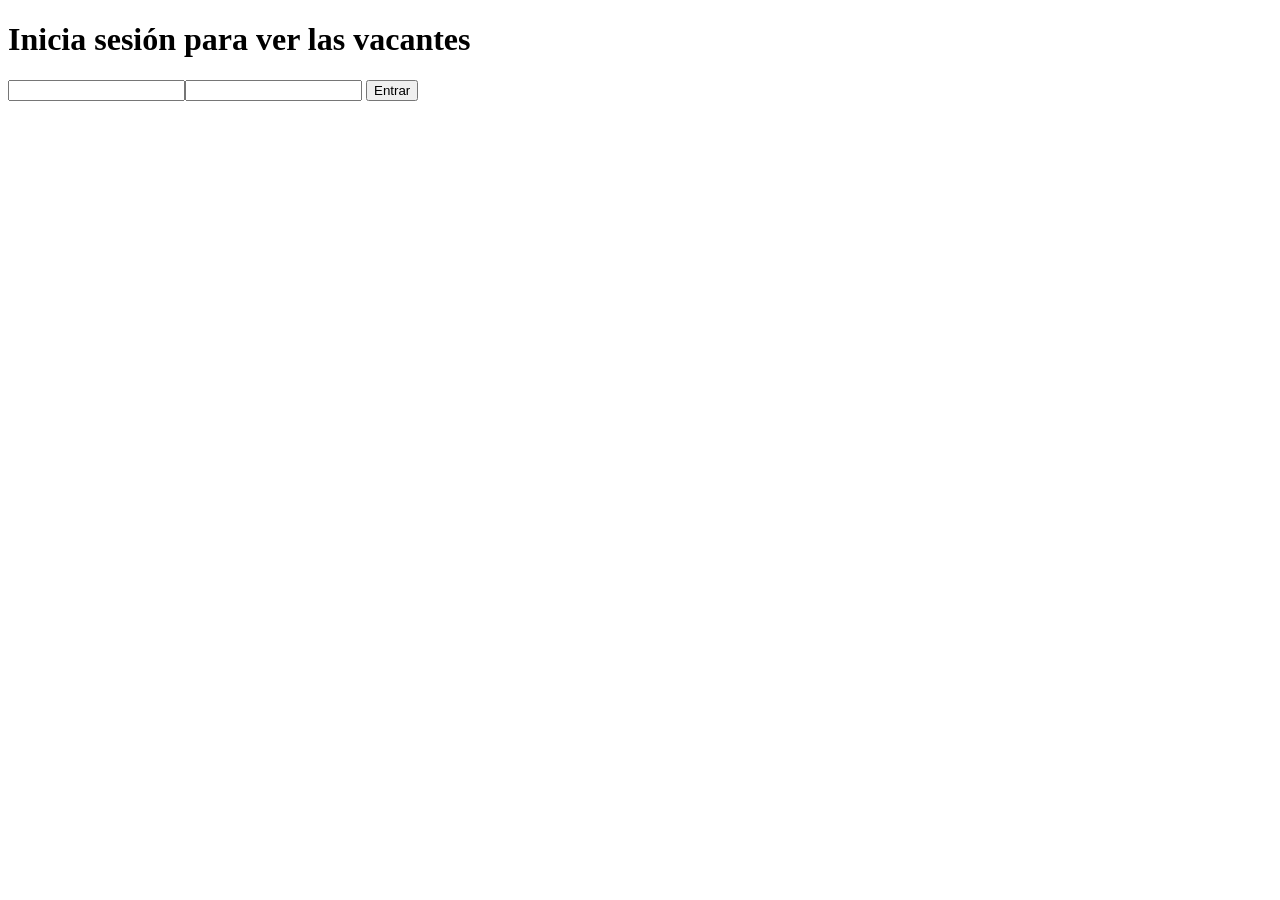
<file: tests/fixtures/login.html>
<!doctype html>
<html lang="es"><head><meta charset="utf-8"><title>Portal de candidatos</title></head>
<body><h1>Inicia sesión para ver las vacantes</h1>
<form action="/session" method="post"><input name="email" type="email"><input name="password" type="password">
<button>Entrar</button></form></body></html>
</file>
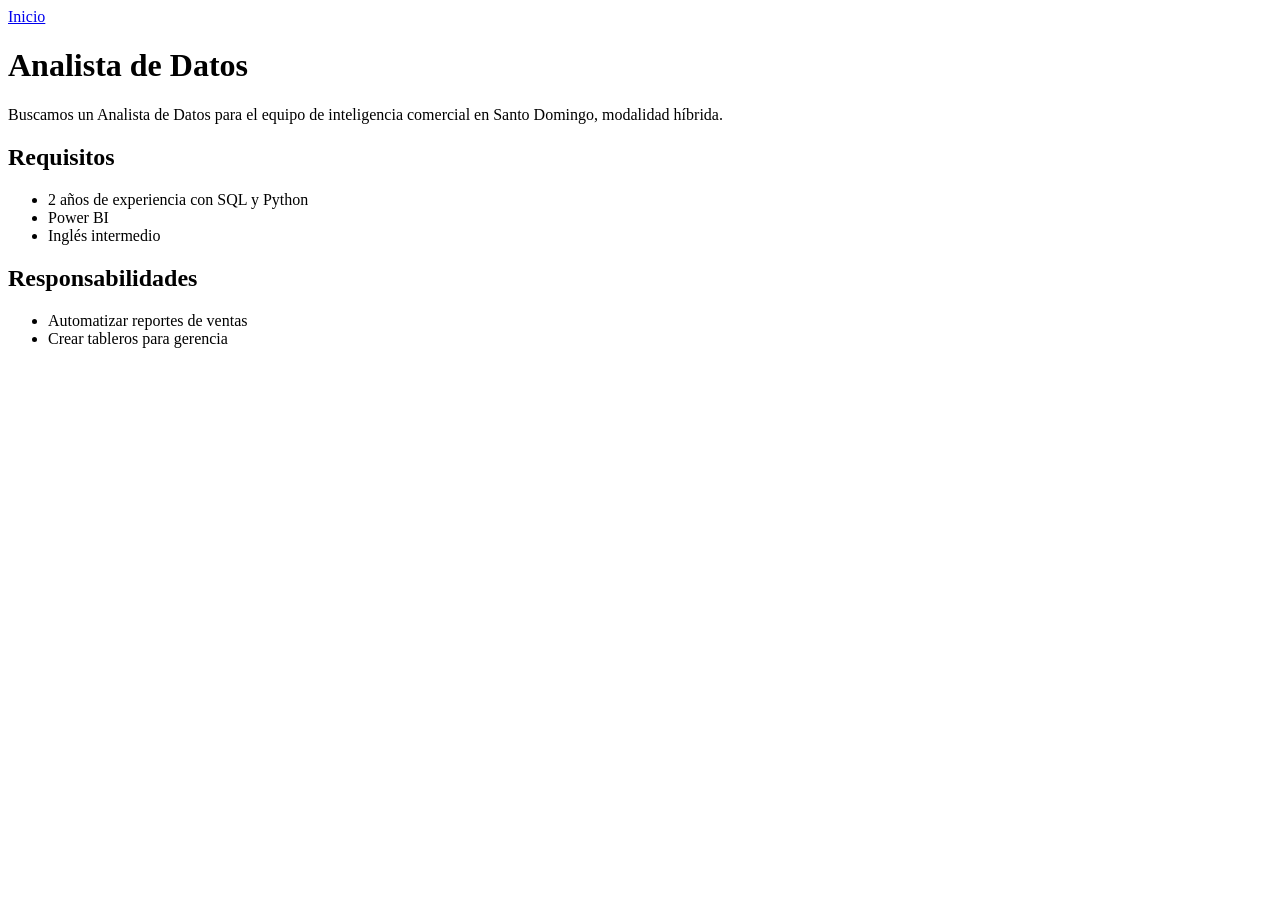
<file: tests/fixtures/vacante_detalle.html>
<!doctype html>
<html lang="es"><head><meta charset="utf-8"><title>Analista de Datos</title></head>
<body><nav><a href="/">Inicio</a></nav>
<main><h1>Analista de Datos</h1>
<p>Buscamos un Analista de Datos para el equipo de inteligencia comercial en Santo Domingo, modalidad híbrida.</p>
<h2>Requisitos</h2>
<ul><li>2 años de experiencia con SQL y Python</li><li>Power BI</li><li>Inglés intermedio</li></ul>
<h2>Responsabilidades</h2>
<ul><li>Automatizar reportes de ventas</li><li>Crear tableros para gerencia</li></ul>
</main></body></html>
</file>
<file: docs/style.css>
/* Oportunidades RD: estilo minimalista de app de escritorio (fuente del sistema), la app dentro de una
   ventana sobre un escritorio, modo claro y oscuro. */
:root {
  --titulo: "Abhaya Libre", Georgia, "Times New Roman", serif; /* títulos de la página, fuera de la ventana */
  --portada: #0B3D73; --portada-t: #EAF3FF; --portada-p: #B9D3F0; --portada-btn: #CDE4FF;
  --bg: #FFFFFF; --card: #FAFAFA; --card-2: #F0F1F3; --panel: #FFFFFF; --titlebar: #F7F7F8;
  --ink: #14171C; --text-2: #3A3F46; --muted: #5B6169; --faint: #727272;
  --line: #E5E5EA; --line-2: #D1D5DB; --chip-bg: #E9E9EE;
  --btn-bg: #14171C; --btn-bg-h: #000000; --btn-fg: #FFFFFF;
  --accent: #0088FF; --green: #10B981; --danger: #DC2626;
  --good-bg: #ECFDF5; --good-line: #A7F3D0; --good-ink: #064E3B; --good-num: #047857;
  --fit-hi-bg: #D1FAE5; --fit-hi: #065F46; --fit-mid-bg: #FEF3C7; --fit-mid: #92400E; --fit-low-bg: #F2F2F5; --fit-low: #6B7280;
  --warn-bg: #FFFBEB; --warn-line: #FDE68A; --warn-ink: #92400E;
  --talk-bg: #EFF4FF; --talk-line: #C7D7FE; --talk-ink: #1E3A8A;
  --gap-bg: #F9F9FB; --gap-line: #E5E5EA;
  --s-nuevo: #F2F2F5; --s-interesa: #FEF3C7; --s-investigando: #E0F2FE; --s-aplicado: #DBEAFE; --s-contacte: #EDE9FE;
  --s-entrevista: #D1FAE5; --s-oferta: #A7F3D0; --s-rechazado: #FEE2E2; --s-descartado: #E5E7EB;
  --pill: #F0F1F3;
  --sys: -apple-system, BlinkMacSystemFont, "Segoe UI", "PingFang SC", Helvetica, Arial, sans-serif;
  --serif: var(--sys); /* antes Playfair Display: los títulos ahora usan la fuente del sistema */
  --sans: var(--sys); /* toda la página usa la fuente del sistema (antes Inter) */
  --wall: radial-gradient(120% 90% at 12% 8%, #CFE8FF 0%, rgba(207, 232, 255, 0) 55%),
          radial-gradient(90% 80% at 88% 18%, #FFE3D1 0%, rgba(255, 227, 209, 0) 60%),
          radial-gradient(110% 90% at 70% 100%, #7FB8F2 0%, rgba(127, 184, 242, 0) 62%),
          linear-gradient(160deg, #A9D2FA 0%, #6FA8E6 48%, #3E7FCB 100%);
  --shadow-app: 0 18px 40px rgba(0, 0, 0, .22), 0 2px 8px rgba(0, 0, 0, .1);
  --mono: "JetBrains Mono", "Fira Code", ui-monospace, Consolas, monospace;
  --shadow-win: 0 25px 50px -12px rgba(0, 0, 0, .18);
  color-scheme: light;
}
:root[data-theme="dark"] {
  --portada: #0A2C52; --portada-t: #E6F0FC; --portada-p: #A9C3E2; --portada-btn: #BFDBFF;
  --bg: #0E0E11; --card: #17171B; --card-2: #1F1F24; --panel: #121215; --titlebar: #18181C;
  --ink: #F2F2F5; --text-2: #D4D4D8; --muted: #A1A1AA; --faint: #8B8B94;
  --line: #2A2A31; --line-2: #3A3A42; --chip-bg: #2A2A31;
  --btn-bg: #F2F2F5; --btn-bg-h: #FFFFFF; --btn-fg: #1A1A1E;
  --accent: #3AA3FF; --green: #34D399; --danger: #F87171;
  --good-bg: rgba(16, 185, 129, .12); --good-line: rgba(16, 185, 129, .35); --good-ink: #A7F3D0; --good-num: #34D399;
  --fit-hi-bg: rgba(16, 185, 129, .18); --fit-hi: #6EE7B7; --fit-mid-bg: rgba(245, 158, 11, .18); --fit-mid: #FCD34D;
  --fit-low-bg: #26262C; --fit-low: #A1A1AA;
  --warn-bg: rgba(245, 158, 11, .1); --warn-line: rgba(245, 158, 11, .35); --warn-ink: #FCD34D;
  --talk-bg: rgba(110, 143, 255, .12); --talk-line: rgba(110, 143, 255, .35); --talk-ink: #C7D7FE;
  --gap-bg: #17171B; --gap-line: #2A2A31;
  --s-nuevo: #26262C; --s-interesa: rgba(245, 158, 11, .22); --s-investigando: rgba(14, 165, 233, .22); --s-aplicado: rgba(59, 130, 246, .25); --s-contacte: rgba(139, 92, 246, .25);
  --s-entrevista: rgba(16, 185, 129, .22); --s-oferta: rgba(16, 185, 129, .4); --s-rechazado: rgba(239, 68, 68, .22); --s-descartado: #2A2A31;
  --shadow-win: 0 25px 50px -12px rgba(0, 0, 0, .6);
  --pill: #1F1F24;
  --wall: radial-gradient(120% 90% at 12% 8%, #1D3A66 0%, rgba(29, 58, 102, 0) 55%),
          radial-gradient(90% 80% at 88% 18%, #3B2A4A 0%, rgba(59, 42, 74, 0) 60%),
          radial-gradient(110% 90% at 70% 100%, #0E4D8C 0%, rgba(14, 77, 140, 0) 62%),
          linear-gradient(160deg, #142640 0%, #0D1B30 55%, #070E1A 100%);
  --shadow-app: 0 18px 40px rgba(0, 0, 0, .5), 0 2px 8px rgba(0, 0, 0, .3);
  color-scheme: dark;
}

* { box-sizing: border-box; }
html { scroll-behavior: smooth; }
body { margin: 0; background: var(--bg); color: var(--ink); font: 400 13px/1.55 var(--sys); -webkit-font-smoothing: antialiased; }
a { color: inherit; }
button, input, select, textarea { font: inherit; color: inherit; }
h1, h2, h3, h4 { margin: 0; }
code { font-family: var(--mono); font-size: 11px; }
.grow { flex: 1; }
.muted { color: var(--muted); font-size: 11px; }
.hint { color: var(--muted); margin: 0 0 10px; font-size: 12px; }
.eyebrow { font: 500 10px/1.4 var(--mono); text-transform: uppercase; letter-spacing: .06em; color: var(--faint); }
.sr { position: absolute; width: 1px; height: 1px; overflow: hidden; clip: rect(0 0 0 0); }
.mt { margin-top: 18px !important; }

/* -- página: barra superior, escritorio con la app, pie --------------------------------- */
.top { position: relative; z-index: 5; max-width: 1200px; margin: 0 auto; padding: 22px 24px 18px; display: flex; align-items: center;
  justify-content: space-between; gap: 16px; }
.brand { display: flex; align-items: baseline; gap: 10px; text-decoration: none; min-width: 0; }
.brand-name { font: 500 14px/1 var(--sans); color: var(--ink); white-space: nowrap; display: inline-flex; align-items: center; }
.caret { display: inline-block; width: 2px; height: 12px; margin-left: 2px; background: var(--accent); animation: blink 1.1s steps(1) infinite; }
@keyframes blink { 50% { opacity: 0; } }
.brand-tag { font-size: 14px; color: var(--faint); white-space: nowrap; overflow: hidden; text-overflow: ellipsis; }
.topnav { display: flex; align-items: center; gap: 24px; font: 500 13px/1 var(--sans); }
.topnav a { color: var(--muted); text-decoration: none; transition: color .15s; }
.topnav a:hover { color: var(--ink); }
.top-pill { display: inline-flex; align-items: center; height: 28px; padding: 0 14px; border: 0; border-radius: 9999px;
  background: var(--ink); color: var(--bg) !important; font: 500 13px/1 var(--sans); cursor: pointer; text-decoration: none;
  white-space: nowrap; transition: opacity .15s; }
.top-pill:hover { opacity: .85; }

/* El escritorio: fondo propio (degradado), barra de menú y la ventana de la app flotando en el centro.
   La ventana tiene alto fijo y su contenido se desplaza dentro, como una app de escritorio. */
.stage { position: relative; width: calc(100% - 48px); max-width: 1152px; margin: 0 auto; border-radius: 12px; overflow: hidden;
  background: var(--wall); padding: 56px clamp(20px, 5vw, 72px) 32px; display: flex; flex-direction: column; align-items: center;
  justify-content: center; gap: 24px; height: max(560px, min(880px, calc(100vh - 90px))); }
.menubar { position: absolute; top: 0; left: 0; right: 0; height: 30px; padding: 0 16px; display: flex; align-items: center;
  justify-content: space-between; gap: 16px; color: #FFFFFF; font: 590 13px/16px var(--sys); text-shadow: 0 1px 2px rgba(0, 0, 0, .25);
  background: rgba(20, 40, 70, .28); backdrop-filter: blur(16px) saturate(1.2); -webkit-backdrop-filter: blur(16px) saturate(1.2); }

/* Efecto al bajar (app.js añade .con-efecto y pone --p, --ix, --iy, --top): arriba del todo el escritorio es una
   tarjeta con bordes redondeados bajo la barra superior; al bajar queda fijo y crece hasta ocupar toda la ventana del
   navegador (--p va de 1 a 0), la app se acerca un poco y la barra superior sube y se va. Al volver arriba, baja.
   Sin JS, con movimiento reducido o en el teléfono no hay efecto. */
.con-efecto .top { position: fixed; top: 0; left: 0; right: 0; max-width: none; padding-left: max(24px, calc((100% - 1152px) / 2));
  padding-right: max(24px, calc((100% - 1152px) / 2)); opacity: clamp(0, calc(var(--n, 1) * 2 - 1), 1);
  translate: 0 calc((var(--n, 1) - 1) * 100%); transition: translate .35s cubic-bezier(.2, .8, .2, 1), opacity .35s;
  background: color-mix(in srgb, var(--bg) 84%, transparent); backdrop-filter: blur(14px); -webkit-backdrop-filter: blur(14px); }
.con-efecto.barra-fuera .top { pointer-events: none; }
.con-efecto .stage-wrap { height: 150vh; }
.con-efecto .stage { position: sticky; top: 0; width: 100%; max-width: none; margin: 0; border-radius: 0; height: 100vh;
  padding: calc(var(--top, 64px) + 56px) clamp(20px, 5vw, 72px) 56px;
  clip-path: inset(var(--iy, 0px) var(--ix, 0px) calc(var(--p, 1) * 20px) round calc(var(--p, 1) * 12px)); }
.con-efecto .menubar { top: var(--iy, 0px); left: var(--ix, 0px); right: var(--ix, 0px); }
.con-efecto.moviendo .win-body { overflow: hidden; }
.con-efecto .window { scale: calc(1.06 - var(--p, 1) * .06); transform-origin: 50% 100%; } /* crece hacia arriba: el dock queda a la misma distancia */

/* La barra superior entra bajando al cargar la página: primero el nombre, luego los enlaces y el botón. */
.brand, .topnav > * { animation: bajar .7s cubic-bezier(.2, .8, .2, 1) both; }
.topnav > :nth-child(1) { animation-delay: .08s; }
.topnav > :nth-child(2) { animation-delay: .14s; }
.topnav > :nth-child(3) { animation-delay: .2s; }
@keyframes bajar { from { opacity: 0; transform: translateY(-18px); } to { opacity: 1; transform: none; } }
.menubar-l { display: flex; gap: 18px; white-space: nowrap; overflow: hidden; }
.menubar-l span { font-weight: 400; opacity: .92; }
#reloj { white-space: nowrap; font-weight: 400; }

.window { width: 100%; max-width: 820px; margin: 0; border: 0; border-radius: 16px; background: var(--panel); box-shadow: var(--shadow-app);
  overflow: hidden; animation: rise .5s cubic-bezier(.2, .8, .2, 1) backwards; flex: none; height: min(620px, calc(100vh - 260px)); display: flex; flex-direction: column; }
:root[data-theme="dark"] .window { border: 1px solid var(--line); }
@keyframes rise { from { opacity: 0; transform: translateY(10px) scale(.985); } to { opacity: 1; transform: none; } }
.titlebar { background: var(--titlebar); border-bottom: 1px solid var(--line); padding: 10px 14px; display: flex; flex-wrap: wrap;
  align-items: center; justify-content: space-between; gap: 8px; }
.dots { display: flex; align-items: center; gap: 8px; }
/* Botones de la ventana, como en macOS: rojo cierra, amarillo minimiza, verde pantalla completa.
   Los símbolos aparecen al pasar el mouse por el grupo (o al enfocarlos con el teclado). */
.dot { width: 12px; height: 12px; padding: 0; border: 0; border-radius: 50%; display: grid; place-items: center; cursor: pointer;
  box-shadow: inset 0 0 0 .5px rgba(0, 0, 0, .18); }
.dot.rojo { background: #FF5F57; } .dot.amarillo { background: #FEBC2E; } .dot.verde { background: #28C840; }
.dot svg { width: 8px; height: 8px; fill: none; stroke: rgba(0, 0, 0, .55); stroke-width: 1.3; stroke-linecap: round; stroke-linejoin: round;
  opacity: 0; transition: opacity .12s; }
.dots:hover .dot svg, .dots:focus-within .dot svg { opacity: 1; }
.dot:active { filter: brightness(.85); }
.dot:focus-visible { outline: 2px solid var(--accent); outline-offset: 2px; }
.dots span { font: 12px var(--sans); color: var(--faint); margin-left: 8px; }
.tabs { display: flex; gap: 2px; padding: 3px; border-radius: 9999px; background: var(--pill); overflow-x: auto; }
.tabs button { border: 0; background: none; padding: 5px 12px; border-radius: 9999px; font: 500 12px/1.2 var(--sans); color: var(--muted);
  cursor: pointer; white-space: nowrap; transition: color .12s, background .12s; }
.tabs button:hover { color: var(--ink); }
.tabs button.on { background: var(--panel); color: var(--ink); box-shadow: 0 1px 2px rgba(0, 0, 0, .1); }
.win-body { padding: 20px; flex: 1 1 auto; min-height: 0; overflow: auto; scrollbar-gutter: stable; }

/* Barra de acciones de cristal debajo de la ventana. */
.dock { flex: none; display: flex; align-items: center; gap: 2px; padding: 4px; border-radius: 9999px; background: rgba(36, 38, 44, .33);
  backdrop-filter: blur(20px) saturate(1.3); -webkit-backdrop-filter: blur(20px) saturate(1.3); max-width: 100%; overflow-x: auto; }
.dock-btn { display: inline-flex; align-items: center; gap: 7px; height: 28px; padding: 0 12px; border: 0; border-radius: 9999px;
  background: transparent; color: rgba(255, 255, 255, .78); font: 500 13px/1 var(--sans); white-space: nowrap; cursor: pointer;
  text-decoration: none; transition: background .2s, color .2s; }
.dock-btn:hover { background: rgba(255, 255, 255, .16); color: #FFFFFF; }
.dock-btn svg { width: 16px; height: 16px; fill: none; stroke: currentColor; stroke-width: 1.6; stroke-linecap: round; stroke-linejoin: round; }

.foot-page { max-width: 1152px; margin: 96px auto 0; padding: 24px 24px 32px; border-top: 1px solid var(--line);
  display: flex; flex-direction: column; gap: 14px; }

.view { display: none; }
.view.on { display: block; animation: fade .12s ease-out; }
@keyframes fade { from { opacity: 0; } to { opacity: 1; } }
.head { margin-bottom: 16px; }
.head h2 { font: 600 22px/1.25 var(--sys); letter-spacing: -.01em; }
.head p { color: var(--muted); margin: 4px 0 0; font-size: 12px; }

/* -- piezas comunes ------------------------------------------------------------------- */
.btn { display: inline-flex; align-items: center; justify-content: center; gap: 6px; border: 1px solid transparent; background: var(--btn-bg);
  color: var(--btn-fg); padding: 8px 18px; border-radius: 8px; font-size: 12px; font-weight: 500; cursor: pointer; text-decoration: none;
  white-space: nowrap; transition: background .15s, border-color .15s; }
.btn:hover:not(:disabled) { background: var(--btn-bg-h); }
.btn.ghost { background: var(--panel); color: var(--ink); border-color: var(--line-2); }
.btn.ghost:hover:not(:disabled) { background: var(--card); border-color: var(--faint); }
.btn.small { padding: 6px 12px; border-radius: 6px; font-size: 10.5px; }
.btn:disabled { opacity: .45; cursor: not-allowed; }
.btn svg { width: 12px; height: 12px; fill: none; stroke: currentColor; stroke-width: 2; }
:focus-visible { outline: 2px solid var(--accent); outline-offset: 2px; }

.card { background: var(--card); border: 1px solid var(--line); border-radius: 12px; padding: 16px; }
.card h4 { font-size: 11px; font-weight: 600; text-transform: uppercase; letter-spacing: .06em; color: var(--text-2); margin-bottom: 12px; }
.card h4 small { font-weight: 400; text-transform: none; letter-spacing: 0; color: var(--faint); }
.banner { background: var(--warn-bg); border: 1px solid var(--warn-line); color: var(--warn-ink); padding: 10px 14px; border-radius: 10px;
  margin-bottom: 16px; font-size: 12px; }

input:not([type=checkbox]):not([type=radio]):not([type=range]), select, textarea {
  background: var(--panel); border: 1px solid var(--line-2); border-radius: 8px; padding: 8px 12px; font-size: 12px; width: 100%; }
input:not([type=checkbox]):not([type=radio]):not([type=range]), select { height: 35px; }
input:focus, select:focus, textarea:focus { outline: none; border-color: var(--ink); }
textarea { line-height: 1.6; resize: vertical; }

.fit { display: inline-block; font: 500 10px/1 var(--mono); padding: 4px 6px; border-radius: 4px; background: var(--fit-low-bg);
  color: var(--fit-low); white-space: nowrap; }
.fit.hi { background: var(--fit-hi-bg); color: var(--fit-hi); }
.fit.mid { background: var(--fit-mid-bg); color: var(--fit-mid); }
.pill { display: inline-block; padding: 2px 8px; border-radius: 999px; font-size: 10.5px; font-weight: 500; color: var(--ink); white-space: nowrap; background: var(--s-nuevo); }
.tag { display: inline-block; font-size: 10px; padding: 2px 7px; border-radius: 4px; background: var(--chip-bg); color: var(--text-2); white-space: nowrap; }
.overdue { color: var(--danger); font-weight: 600; font-size: 11px; }
.rs-ok { background: var(--s-entrevista); } .rs-warn { background: var(--warn-bg); color: var(--warn-ink); } .rs-err { background: var(--s-rechazado); }

/* -- resumen -------------------------------------------------------------------------- */
.tiles { display: grid; grid-template-columns: repeat(5, 1fr); gap: 16px; margin-bottom: 16px; }
.tile { background: var(--card); border: 1px solid var(--line); border-radius: 12px; padding: 16px; display: flex; flex-direction: column; }
.tile span:first-child { font-size: 10px; font-weight: 600; text-transform: uppercase; letter-spacing: .04em; color: var(--faint); }
.tile b { font: 700 26px/1.2 var(--serif); margin-top: 4px; font-variant-numeric: lining-nums tabular-nums; }
.tile span:last-child { font-size: 11px; color: var(--muted); }
.tile.accent b { color: var(--accent); } .tile.green b { color: var(--green); }
.pipeline { display: flex; border: 1px solid var(--line); border-radius: 12px; overflow: hidden; margin-bottom: 16px; }
.pipeline div { flex: 1; padding: 10px 8px; text-align: center; font-size: 10.5px; color: var(--text-2); cursor: pointer; transition: filter .15s; }
.pipeline div + div { border-left: 1px solid var(--line); }
.pipeline div:hover { filter: brightness(.96); }
.pipeline b { display: block; font: 700 18px/1.2 var(--serif); color: var(--ink); font-variant-numeric: lining-nums tabular-nums; }
.grid2 { display: grid; grid-template-columns: 1fr 1fr; gap: 16px; align-items: start; }
.list { list-style: none; margin: 0; padding: 0; display: grid; gap: 8px; }
.list li { display: flex; align-items: center; gap: 10px; padding: 10px; background: var(--panel); border: 1px solid var(--line);
  border-radius: 8px; font-size: 12px; cursor: pointer; transition: border-color .15s; }
.list li:hover { border-color: var(--faint); }
.list li > .grow { font-weight: 500; }
.list li.static { flex-wrap: wrap; cursor: default; }
.list li.static:hover { border-color: var(--line); }
.list li.static .sub { flex-basis: 100%; }
.list li.static a { font-size: 11px; color: var(--accent); text-decoration: none; }
.list li.empty { color: var(--muted); cursor: default; justify-content: center; }
.list li.empty:hover { border-color: var(--line); }
.sub { color: var(--muted); font-size: 11px; font-weight: 400; }

/* -- tablero (kanban) ----------------------------------------------------------------- */
.board { display: grid; grid-template-columns: repeat(8, minmax(200px, 1fr)); gap: 16px; overflow-x: auto; padding-bottom: 8px; }
.col { background: var(--card); border: 1px solid var(--line); border-radius: 12px; padding: 12px; min-height: 360px; transition: border-color .15s, background .15s; }
.col.over { border-color: var(--accent); background: var(--talk-bg); }
.col h3 { display: flex; justify-content: space-between; align-items: center; font-size: 12px; font-weight: 600; color: var(--muted); margin-bottom: 10px; }
.col h3 span { display: flex; align-items: center; gap: 6px; }
.col h3 span::before { content: ""; width: 8px; height: 8px; border-radius: 50%; background: var(--dot); box-shadow: inset 0 0 0 1px rgba(0, 0, 0, .15); }
.col h3 i { font-style: normal; font-size: 10px; background: var(--chip-bg); padding: 2px 6px; border-radius: 4px; }
.kcard { background: var(--panel); border: 1px solid var(--line); border-radius: 8px; padding: 12px; margin-bottom: 8px; cursor: grab;
  box-shadow: 0 1px 2px rgba(0, 0, 0, .04); transition: border-color .15s; }
.kcard:hover { border-color: var(--faint); }
.kcard.dragging { opacity: .5; }
.kcard .m { display: flex; align-items: center; gap: 6px; margin-top: 8px; }
.kcard .t { font-weight: 600; font-size: 12px; line-height: 1.35; }
.kcard .c { font-size: 11px; color: var(--muted); margin-top: 2px; }
.kcard .warn { font-size: 10px; color: var(--warn-ink); background: var(--warn-bg); padding: 3px 6px; border-radius: 4px; }

/* -- vacantes ------------------------------------------------------------------------- */
.filters { display: flex; flex-wrap: wrap; gap: 14px; align-items: end; margin-bottom: 14px; }
.filters label { display: flex; flex-direction: column; gap: 5px; font-size: 11px; font-weight: 600; color: var(--text-2); min-width: 150px; }
.filters label.check { flex-direction: row; min-width: 0; padding-bottom: 8px; font-weight: 500; }
.range { display: flex; align-items: center; gap: 8px; height: 33px; }
.range input { accent-color: var(--ink); flex: 1; }
.range output { font: 11px var(--mono); min-width: 22px; }
.tbl { width: 100%; border-collapse: separate; border-spacing: 0 8px; margin-top: -8px; font-size: 12px; }
.tbl th { text-align: left; font-size: 10px; font-weight: 600; text-transform: uppercase; letter-spacing: .04em; color: var(--faint); padding: 0 12px; }
.tbl td { background: var(--card); border-top: 1px solid var(--line); border-bottom: 1px solid var(--line); padding: 12px; vertical-align: middle; }
.tbl td:first-child { border-left: 1px solid var(--line); border-radius: 12px 0 0 12px; }
.tbl td:last-child { border-right: 1px solid var(--line); border-radius: 0 12px 12px 0; text-align: right; }
.tbl tbody tr[data-id] { cursor: pointer; }
.tbl tbody tr[data-id]:hover td { border-color: var(--line-2); }
.tbl td b { display: block; font-weight: 600; }
.tbl tr.inactive td { opacity: .55; }
.tbl td.hint { text-align: center; border-radius: 12px; border: 1px solid var(--line); }

/* -- empresas ------------------------------------------------------------------------- */
.companies { display: grid; grid-template-columns: repeat(auto-fill, minmax(340px, 1fr)); gap: 12px; }
.company { background: var(--card); border: 1px solid var(--line); border-radius: 12px; padding: 16px; display: flex; flex-direction: column; gap: 10px; }
.company header { display: flex; align-items: center; gap: 12px; }
.c-logo { width: 32px; height: 32px; border-radius: 8px; background: var(--btn-bg); color: var(--btn-fg); font-weight: 700; font-size: 12px;
  display: grid; place-items: center; flex: none; }
.company h3 { font-size: 12px; font-weight: 600; }
.company header .sub { font-size: 10px; }
.company .count { font-size: 10px; background: var(--chip-bg); padding: 4px 8px; border-radius: 4px; white-space: nowrap; }
.why { margin: 0; color: var(--muted); font-size: 12px; line-height: 1.6; }
.roles { display: flex; flex-wrap: wrap; gap: 6px; }
.roles a { font-size: 10.5px; text-decoration: none; padding: 3px 8px; border-radius: 6px; background: var(--panel); border: 1px solid var(--line); }
.roles a:hover { border-color: var(--faint); }
.company .foot { display: flex; flex-wrap: wrap; gap: 6px 12px; align-items: center; font-size: 11px; color: var(--muted);
  border-top: 1px solid var(--line); padding-top: 10px; }
.company .foot a { color: var(--accent); text-decoration: none; }
.nota-rastreo { font-size: 11px; color: var(--muted); background: var(--panel); border: 1px dashed var(--line-2); border-radius: 8px; padding: 6px 10px; }

/* -- panel de detalle ----------------------------------------------------------------- */
.scrim { position: fixed; inset: 0; background: rgba(0, 0, 0, .3); backdrop-filter: blur(2px); z-index: 40; opacity: 0; visibility: hidden;
  transition: opacity .3s, visibility .3s; }
.scrim.open { opacity: 1; visibility: visible; }
.drawer { position: fixed; top: 0; right: 0; bottom: 0; width: min(448px, 100vw); background: var(--panel); z-index: 50; overflow-y: auto;
  transform: translateX(100%); visibility: hidden; transition: transform .3s ease, visibility .3s; display: flex; flex-direction: column; }
.drawer.open { transform: none; visibility: visible; box-shadow: var(--shadow-win); }
#drawer-body { flex: 1; display: flex; flex-direction: column; }
.close { position: absolute; top: 20px; right: 20px; border: 0; background: none; font-size: 22px; line-height: 1; color: var(--faint); cursor: pointer; }
.close:hover { color: var(--ink); }
.d-head { margin: 0 24px; padding: 24px 32px 16px 0; border-bottom: 1px solid var(--line); }
.d-head h2 { font: 700 20px/1.3 var(--serif); }
.d-head .sub { font-size: 12px; color: var(--faint); margin-top: 2px; }
.d-head a { color: var(--accent); text-decoration: none; }
.d-body { padding: 16px 24px 24px; font-size: 12px; flex: 1; }
.d-fit { display: flex; align-items: center; justify-content: space-between; gap: 12px; padding: 12px; border-radius: 12px;
  background: var(--good-bg); border: 1px solid var(--good-line); color: var(--good-ink); }
.d-fit h3 { font-size: 12px; font-weight: 500; }
.d-fit .sub { color: inherit; opacity: .75; font-size: 10.5px; }
.d-fit b { font: 700 15px/1 var(--mono); color: var(--good-num); }
.d-fit.mid { background: var(--warn-bg); border-color: var(--warn-line); color: var(--warn-ink); } .d-fit.mid b { color: var(--warn-ink); }
.d-fit.low, .d-fit.none { background: var(--card); border-color: var(--line); color: var(--text-2); } .d-fit.low b, .d-fit.none b { color: var(--muted); }
.d-sec { margin-top: 16px; }
.d-sec h3 { font-size: 12px; font-weight: 600; color: var(--text-2); margin-bottom: 6px; }
.box { border-radius: 8px; padding: 10px 12px 10px 14px; font-size: 12px; line-height: 1.6; border: 1px solid; }
.box ul { margin: 0; padding-left: 16px; }
.box li + li { margin-top: 3px; }
.box.good { background: var(--good-bg); border-color: var(--good-line); color: var(--good-ink); }
.box.warn { background: var(--warn-bg); border-color: var(--warn-line); color: var(--warn-ink); }
.box.talk { background: var(--talk-bg); border-color: var(--talk-line); color: var(--talk-ink); }
.box.gap { background: var(--gap-bg); border-color: var(--gap-line); color: var(--text-2); }
.box.none { background: none; border: 0; padding: 0; color: var(--muted); }
.doc { margin-top: 10px; }
.doc header { display: flex; justify-content: space-between; align-items: center; gap: 8px; font-weight: 500; margin-bottom: 6px; }
.doc header span { display: flex; gap: 6px; }
.doc textarea { font: 11px/1.6 var(--mono); background: var(--card); color: var(--text-2); border-color: var(--line); }
.desc { white-space: pre-wrap; max-height: 240px; overflow: auto; background: var(--card); border: 1px solid var(--line); border-radius: 8px;
  padding: 10px 12px; color: var(--muted); line-height: 1.6; }
.timeline { list-style: none; padding: 0 0 0 14px; margin: 0; border-left: 1px solid var(--line-2); }
.timeline li { position: relative; padding: 0 0 10px; font-weight: 500; }
.timeline li::before { content: ""; position: absolute; left: -18px; top: 6px; width: 7px; height: 7px; border-radius: 50%; background: var(--ink); }
.d-actions { position: sticky; bottom: 0; background: var(--panel); border-top: 1px solid var(--line); padding: 14px 24px; display: flex;
  gap: 10px; align-items: end; flex-wrap: wrap; }
.d-actions label { display: flex; flex-direction: column; gap: 4px; font-size: 11px; font-weight: 600; color: var(--text-2); flex: 1; min-width: 140px; }

/* -- toast ---------------------------------------------------------------------------- */
.toast { position: fixed; top: 24px; right: 24px; z-index: 60; transform: translateY(-100px); opacity: 0; transition: transform .3s, opacity .3s;
  background: #1A1A1E; color: #fff; padding: 12px 20px; border-radius: 12px; box-shadow: 0 20px 25px -5px rgba(0, 0, 0, .25);
  display: flex; align-items: center; gap: 12px; font-size: 12px; font-weight: 500; pointer-events: none; max-width: calc(100vw - 48px); }
.toast.show { transform: none; opacity: 1; }
.toast svg { width: 16px; height: 16px; flex: none; fill: none; stroke: #34D399; stroke-width: 2; stroke-linecap: round; stroke-linejoin: round; }
:root[data-theme="dark"] .toast { background: #2A2A31; }

/* -- mi perfil: encuesta, una pregunta a la vez ---------------------------------------
   Columna de ~560px centrada en la ventana, número de la pregunta en el acento, respuestas subrayadas, OK en el
   acento y flechas abajo a la derecha. app.js añade .on a la pregunta visible y .sale / .entra al cambiar. */
#view-perfil.on { display: flex; flex-direction: column; min-height: 100%; }
/* La línea de progreso va bajo la barra de título, de borde a borde, solo con «Mi perfil» abierto. */
.q-progreso { flex: none; height: 3px; background: color-mix(in srgb, var(--accent) 14%, transparent); }
.window:not(:has(#view-perfil.on)) .q-progreso { display: none; }
.q-progreso div { height: 100%; width: 0; background: var(--accent); transition: width .3s ease-out; }
.encuesta { flex: 1; display: flex; flex-direction: column; justify-content: safe center; width: 100%; max-width: 560px; margin: 0 auto;
  padding: 16px 0 8px; }
.encuesta:has(.q-fin.on) { max-width: 720px; }
.q { display: none; position: relative; padding-left: 40px; }
.q.on { display: block; }
.q.entra { animation: q-entra .25s ease-out both; }
.q.entra.atras { animation-name: q-entra-atras; }
.q.sale { animation: q-sale .14s ease-in both; }
.q.sale.atras { animation-name: q-sale-atras; }
@keyframes q-entra { from { opacity: 0; transform: translateY(28px); } }
@keyframes q-entra-atras { from { opacity: 0; transform: translateY(-28px); } }
@keyframes q-sale { to { opacity: 0; transform: translateY(-28px); } }
@keyframes q-sale-atras { to { opacity: 0; transform: translateY(28px); } }
.q-t { font: 500 23px/1.3 var(--sans); letter-spacing: -.012em; color: var(--ink); outline: none; }
.q-num { position: absolute; left: 0; top: 6px; display: inline-flex; align-items: center; gap: 3px; font: 500 14px/1 var(--sans);
  color: var(--accent); }
.q-num span { font-size: 12px; }
.q-ayuda { margin: 8px 0 0; font-size: 14px; line-height: 1.45; color: var(--muted); }
#form-perfil .campo { display: block; width: 100%; height: auto; margin-top: 20px; padding: 4px 0 8px; border: 0; border-radius: 0;
  border-bottom: 1px solid color-mix(in srgb, var(--ink) 28%, transparent); background: transparent; color: var(--ink);
  font: 400 20px/1.35 var(--sans); box-shadow: none; transition: border-color .15s; }
#form-perfil .campo::placeholder { color: color-mix(in srgb, var(--ink) 30%, transparent); }
#form-perfil .campo:focus { border-bottom: 2px solid var(--accent); padding-bottom: 7px; }
#form-perfil .campo.corto { max-width: 220px; }
#form-perfil .campo.chico { margin-top: 4px; font-size: 17px; }
#form-perfil textarea.campo { resize: none; font-size: 17px; line-height: 1.5; }
.q-lbl { display: block; margin-top: 18px; font-size: 13px; font-weight: 500; color: var(--muted); }
.q-fila { display: flex; gap: 20px; }
.q-fila .q-lbl:first-child { flex: 0 0 120px; }
.q-fila .q-lbl:last-child { flex: 1; }
.q-check { margin-top: 18px; font-size: 13px; color: var(--text-2); }
.q-check input { accent-color: var(--accent); }
/* opciones grandes, con su letra (A, B, C…): casillas en «áreas», radios en «modalidad» */
.opciones { display: grid; grid-template-columns: repeat(3, minmax(0, 1fr)); gap: 6px; margin-top: 18px; }
.opcion { position: relative; cursor: pointer; }
.opcion input { position: absolute; opacity: 0; pointer-events: none; }
.opcion > span { display: flex; align-items: center; gap: 9px; height: 100%; padding: 6px 8px 6px 7px; border-radius: 8px;
  border: 1px solid color-mix(in srgb, var(--accent) 34%, transparent); background: color-mix(in srgb, var(--accent) 5%, transparent);
  color: var(--ink); transition: background .12s, border-color .12s, box-shadow .12s; }
.opcion > span::after { content: "✓"; margin-left: auto; padding-left: 4px; font-size: 13px; color: var(--accent); opacity: 0; }
.opcion b { font-size: 13px; font-weight: 500; line-height: 1.2; }
.opcion:hover > span { background: color-mix(in srgb, var(--accent) 11%, transparent); }
.opcion input:checked + span { border-color: var(--accent); box-shadow: inset 0 0 0 1px var(--accent);
  background: color-mix(in srgb, var(--accent) 13%, transparent); }
.opcion input:checked + span::after { opacity: 1; }
.opcion input:focus-visible + span { outline: 2px solid var(--accent); outline-offset: 2px; }
.letra { flex: none; width: 20px; height: 20px; border-radius: 4px; display: grid; place-items: center; font: 600 11px/1 var(--sans);
  border: 1px solid color-mix(in srgb, var(--accent) 45%, transparent); background: var(--panel); color: var(--accent); }
.opcion input:checked + span .letra { background: var(--accent); border-color: var(--accent); color: #FFFFFF; }
/* OK, Saltar, aviso y flechas */
.q-acciones { display: flex; align-items: center; gap: 14px; margin-top: 22px; }
.q-ok { display: inline-flex; align-items: center; gap: 6px; height: 38px; padding: 0 16px; border: 0; border-radius: 6px;
  background: var(--accent); color: #FFFFFF; font: 600 15px/1 var(--sans); cursor: pointer; transition: filter .12s; }
.q-ok:hover { filter: brightness(.93); }
.q-ok:focus-visible, .q-nav button:focus-visible, .q-saltar:focus-visible, .fin-item:focus-visible { outline: 2px solid var(--accent); outline-offset: 2px; }
.q-ok svg { width: 16px; height: 16px; fill: none; stroke: currentColor; stroke-width: 2.2; stroke-linecap: round; stroke-linejoin: round; }
:root[data-theme="dark"] .q-ok, :root[data-theme="dark"] .q-nav button,
:root[data-theme="dark"] .opcion input:checked + span .letra { color: #06121F; }
.q-saltar { border: 0; background: none; padding: 8px 2px; color: var(--muted); font: 500 14px/1 var(--sans); cursor: pointer; }
.q-saltar:hover { color: var(--ink); text-decoration: underline; }
.q-pista { font-size: 12px; color: var(--muted); }
.q-pista b { font-weight: 600; }
@media (hover: none) { .q-pista { display: none; } }
.q-error { margin: 12px 0 0; font-size: 13px; font-weight: 500; color: var(--danger); }
.q-error:empty { display: none; }
#view-perfil:has(.q-fin.on) .q-nav { display: none; }
.q-nav { position: sticky; bottom: 0; z-index: 3; align-self: flex-end; display: flex; gap: 2px; margin-top: 8px; }
.q-nav button { width: 32px; height: 32px; display: grid; place-items: center; padding: 0; border: 0; background: var(--accent); color: #FFFFFF;
  cursor: pointer; }
.q-nav button:first-child { border-radius: 6px 0 0 6px; }
.q-nav button:last-child { border-radius: 0 6px 6px 0; }
.q-nav button:disabled { opacity: .35; cursor: default; }
.q-nav svg { width: 18px; height: 18px; fill: none; stroke: currentColor; stroke-width: 2; stroke-linecap: round; stroke-linejoin: round; }
/* La encuesta usa Abhaya Libre (serif, Google Fonts, licencia OFL), como el formulario de referencia.
   Al cambiar --sans aquí, todas las reglas de la encuesta que usan var(--sans) la toman. */
#view-perfil :is(.q-t, .inicio-t, .fin-paso h4) { font-family: var(--titulo); }
#view-perfil .q-t { font-size: 27px; font-weight: 500; letter-spacing: 0; }
#view-perfil .q-ayuda { font-size: 15px; }
#view-perfil .opcion b { font-size: 14px; }
#view-perfil .q-pista, #view-perfil .q-lbl { font-size: 14px; }
#view-perfil .fin-item span { font-size: 13px; }
#view-perfil .fin-item b { font-size: 15px; }
/* portada: título, descripción, «Empezar» y el tiempo, centrados en la ventana (como la portada de un Typeform) */
.q-inicio { display: none; }
#view-perfil.en-inicio .encuesta, #view-perfil.en-inicio .q-nav { display: none; }
/* Con la portada abierta, el cuerpo de la ventana es un solo color de borde a borde (sin la línea de progreso). */
.win-body:has(#view-perfil.en-inicio.on) { background: var(--portada); scrollbar-gutter: auto; }
.window:has(#view-perfil.en-inicio.on) .q-progreso { visibility: hidden; }
#view-perfil.en-inicio .q-inicio { flex: 1; display: flex; flex-direction: column; align-items: center; justify-content: center;
  width: 100%; max-width: 720px; margin: 0 auto; padding: 32px 0; text-align: center; animation: q-entra .3s ease-out both; }
#view-perfil.saliendo .q-inicio { animation: q-sale .16s ease-in both; }
.inicio-t { font: 400 36px/1.15 var(--sans); letter-spacing: 0; color: var(--portada-t); outline: none; }
.inicio-p { margin: 12px 0 0; max-width: 600px; font-size: 16px; line-height: 1.5; color: var(--portada-p); text-wrap: balance; }
.inicio-btn { margin-top: 32px; height: 40px; padding: 0 18px; border: 0; border-radius: 6px; background: var(--portada-btn);
  color: var(--portada); font: 500 15px/1 var(--sans); cursor: pointer; transition: filter .12s; }
.inicio-btn:hover { filter: brightness(.95); }
.inicio-btn:focus-visible { outline: 2px solid var(--portada-btn); outline-offset: 3px; }
.inicio-tiempo { display: inline-flex; align-items: center; gap: 5px; margin: 12px 0 0; font-size: 14px; color: var(--portada-p); }
.inicio-tiempo svg { width: 13px; height: 13px; fill: none; stroke: currentColor; stroke-width: 1.8; stroke-linecap: round; stroke-linejoin: round; }
.opciones.dos { grid-template-columns: repeat(2, minmax(0, 1fr)); max-width: 420px; }
.opcion small { display: block; font-size: 13px; color: var(--muted); }
.opcion > span:has(small) { align-items: center; }
.opcion > span:has(small) b { display: flex; flex-direction: column; }
.q .no-se { display: inline-block; margin-top: 16px; }
.q .no-se > span { padding: 8px 12px 8px 8px; }
/* idiomas: idioma + nivel + Añadir */
.idioma-add { display: flex; align-items: center; flex-wrap: wrap; gap: 10px 14px; margin-top: 18px; }
#form-perfil .idioma-add select.campo { width: auto; min-width: 170px; margin: 0; cursor: pointer; }
.niveles { display: flex; flex-wrap: wrap; gap: 4px; }
.nivel { position: relative; cursor: pointer; }
.nivel input { position: absolute; opacity: 0; pointer-events: none; }
.nivel span { display: grid; place-items: center; min-width: 40px; height: 34px; padding: 0 8px; border-radius: 6px;
  border: 1px solid color-mix(in srgb, var(--accent) 34%, transparent); background: color-mix(in srgb, var(--accent) 5%, transparent);
  font-size: 15px; color: var(--ink); transition: background .12s, border-color .12s; }
.nivel:hover span { background: color-mix(in srgb, var(--accent) 11%, transparent); }
.nivel input:checked + span { background: var(--accent); border-color: var(--accent); color: #FFFFFF; }
:root[data-theme="dark"] .nivel input:checked + span { color: #06121F; }
.nivel input:focus-visible + span { outline: 2px solid var(--accent); outline-offset: 2px; }
#form-perfil .idioma-add .btn { height: 34px; padding: 0 14px; border: 0; border-radius: 6px; background: var(--pill); color: var(--ink);
  font: 500 15px/1 var(--sans); cursor: pointer; }
#form-perfil .idioma-add .btn:hover { filter: brightness(.95); }
.q .list-chips .vacio { display: none; }
.chipbox.solo-lista { margin-top: 14px; }
/* habilidades, roles e idiomas dentro de la encuesta */
.q .sug { margin-top: 18px; }
.q .chipbox + .sug { margin-top: 14px; }
.q .chipbox { margin-top: 6px; gap: 10px; }
.q .chipbox .add { align-items: flex-end; gap: 10px; }
.q .chipbox .add .btn { flex: none; padding: 7px 12px; background: var(--pill); color: var(--ink); }
.q .list-chips { min-height: 0; padding: 0; border: 0; background: none; }
.q .ac-ayuda { margin: 8px 0 0; }
.q .avanzado { margin-top: 20px; }
/* final: resumen que se puede cambiar y el siguiente paso */
.q-fin { padding-left: 0; }
.fin-resumen { display: grid; grid-template-columns: repeat(3, minmax(0, 1fr)); gap: 6px; margin-top: 16px; }
.fin-item { display: flex; flex-direction: column; gap: 2px; min-width: 0; padding: 7px 10px; text-align: left; border: 1px solid var(--line);
  border-radius: 8px; background: var(--panel); cursor: pointer; transition: border-color .12s; }
.fin-item:hover { border-color: var(--accent); }
.fin-item span { font-size: 11px; color: var(--muted); }
.fin-item b { font-size: 13px; font-weight: 500; overflow: hidden; display: -webkit-box; -webkit-box-orient: vertical; -webkit-line-clamp: 2; overflow-wrap: anywhere; }
.fin-item b.sin { color: var(--faint); font-weight: 400; }
.fin-acciones { margin-top: 22px; }
/* después de «Continuar»: tres pasos, texto a la izquierda y comando a la derecha (como una página de descarga) */
.q-sig { display: none; padding-left: 0; }
#view-perfil.en-sig .q { display: none; }
#view-perfil.en-sig .q-sig { display: block; }
#view-perfil.en-sig .encuesta { max-width: 760px; }
.q-sig.entra { animation: q-entra .25s ease-out both; }
.sig-pasos { list-style: none; margin: 24px 0 0; padding: 0; display: grid; gap: 12px; counter-reset: paso; }
.sig-pasos li { display: grid; grid-template-columns: minmax(0, 1fr) minmax(0, 1.1fr); gap: 24px; align-items: center;
  padding: 16px 0; border-top: 1px solid var(--line); counter-increment: paso; }
.sig-txt { position: relative; padding-left: 30px; }
.sig-txt::before { content: counter(paso); position: absolute; left: 0; top: 1px; width: 20px; height: 20px; border-radius: 50%;
  display: grid; place-items: center; background: var(--pill); color: var(--muted); font: 600 11px/1 var(--sans); }
.sig-txt b { display: block; font-size: 15px; font-weight: 600; color: var(--ink); }
.sig-txt p { margin: 4px 0 0; font-size: 13px; line-height: 1.55; color: var(--muted); }
.sig-cmd { padding: 14px 16px; border-radius: 10px; background: var(--pill); }
.sig-cmd > p { margin: 0 0 8px; font-size: 12px; color: var(--muted); }
.sig-cmd > code, .cmd code, .term .cmd code { font: 13px/1.6 ui-monospace, "SF Mono", Menlo, Consolas, monospace; color: var(--ink); user-select: all; }
.sig-cmd code b, .term .cmd code b { font-weight: 400; color: #0A7A4B; }
:root[data-theme="dark"] :is(.sig-cmd, .term) code b { color: #5FD39A; }
.sig-botones { display: flex; flex-wrap: wrap; align-items: center; gap: 8px; }
.sig-botones span { flex-basis: 100%; font-size: 12px; color: var(--muted); }
.cmd { display: flex; flex-direction: column; align-items: flex-start; gap: 10px; }
.cmd code { max-width: 100%; overflow-wrap: anywhere; }
.cmd-copiar { flex: none; display: inline-flex; align-items: center; gap: 6px; height: 30px; padding: 0 12px; border: 1px solid var(--line-2);
  border-radius: 6px; background: var(--panel); color: var(--ink); font: 500 12px/1 var(--sans); cursor: pointer; text-decoration: none; }
.cmd-copiar:hover { border-color: var(--accent); }
.cmd-copiar:disabled { opacity: .6; cursor: default; }
.cmd-copiar:focus-visible, .sig-volver:focus-visible { outline: 2px solid var(--accent); outline-offset: 2px; }
.cmd-copiar svg { width: 14px; height: 14px; fill: none; stroke: currentColor; stroke-width: 2; stroke-linecap: round; stroke-linejoin: round; }
.q-sig .progreso { margin-top: 12px; }
.sig-volver { margin-top: 16px; }
@media (max-width: 640px) { .sig-pasos li { grid-template-columns: 1fr; gap: 10px; } }
.lbl { display: flex; flex-direction: column; gap: 8px; font-size: 12px; font-weight: 600; color: var(--text-2); flex: 1; min-width: 0; }
.lbl.short { max-width: 220px; }
.row { display: flex; gap: 12px; flex-wrap: wrap; }
.row .lbl { min-width: 180px; }
.check { display: flex; align-items: flex-start; gap: 10px; font-size: 12px; cursor: pointer; line-height: 1.5; }
.check input { accent-color: var(--ink); margin-top: 2px; }
.chipbox { display: grid; gap: 12px; margin-top: -2px; }
.chipbox .add { display: flex; gap: 8px; }
.chipbox .add .btn { padding: 8px 12px; }
/* buscador de habilidades (ESCO) */
.chipbox .add { position: relative; }
.ac { position: absolute; top: calc(100% + 4px); left: 0; right: 0; z-index: 20; margin: 0; padding: 4px; list-style: none;
  background: var(--panel); border: 1px solid var(--line-2); border-radius: 10px; box-shadow: 0 12px 28px -8px rgba(0, 0, 0, .22);
  max-height: 340px; overflow-y: auto; }
.ac li { display: flex; flex-direction: column; gap: 1px; padding: 7px 10px; border-radius: 6px; cursor: pointer; }
.ac li b { font-size: 12.5px; font-weight: 500; }
.ac li small { font-size: 11px; color: var(--muted); }
.ac li mark { background: none; color: inherit; font-weight: 700; }
.ac li[aria-selected="true"], .ac li[role=option]:hover { background: var(--card-2); }
.ac .ac-libre { font-size: 12px; color: var(--text-2); border-top: 1px solid var(--line); margin-top: 2px; border-radius: 0 0 6px 6px; }
.ac .ac-nota { font-size: 11.5px; color: var(--muted); cursor: default; }
.ac-ayuda { margin: -6px 0 0; font-size: 11px; }
.ac-ayuda a { color: inherit; }
.list-chips { display: flex; flex-wrap: wrap; gap: 8px; min-height: 40px; padding: 8px; background: var(--panel); border: 1px solid var(--line); border-radius: 8px; }
.chip { display: inline-flex; align-items: center; gap: 6px; padding: 4px 6px 4px 10px; background: var(--card); border: 1px solid var(--line);
  border-radius: 6px; font-size: 11px; font-weight: 500; }
.chip button { border: 0; background: none; color: var(--faint); cursor: pointer; padding: 0 2px; font-size: 13px; line-height: 1; }
.chip button:hover { color: var(--danger); }
.vacio { font-size: 11px; color: var(--faint); align-self: center; padding: 0 4px; }
.chips { display: flex; flex-wrap: wrap; gap: 8px; }
.chips label { cursor: pointer; }
.chips input { position: absolute; opacity: 0; pointer-events: none; }
.chips span { display: inline-block; padding: 6px 12px; border-radius: 8px; font-size: 12px; background: var(--panel); border: 1px solid var(--line-2);
  transition: background .15s, border-color .15s; }
.chips input:checked + span { background: var(--btn-bg); color: var(--btn-fg); border-color: var(--btn-bg); }
.chips input:focus-visible + span { outline: 2px solid var(--accent); outline-offset: 2px; }
/* habilidades y roles: sugerencias que se eligen con un toque */
.sug-t { margin: 0 0 8px; font-size: 11px; font-weight: 600; color: var(--muted); }
.sug-chips { display: flex; flex-wrap: wrap; gap: 6px; }
.sug-chip { border: 1px dashed var(--line-2); background: var(--panel); border-radius: 999px; padding: 5px 12px; font-size: 12px; cursor: pointer;
  color: var(--text-2); transition: background .15s, border-color .15s; }
.sug-chip:hover { border-color: var(--faint); }
.sug-chip[aria-pressed="true"] { border-style: solid; background: var(--btn-bg); border-color: var(--btn-bg); color: var(--btn-fg); }
.sug-roles { display: grid; gap: 6px; }
.sug-rol { display: flex; align-items: flex-start; gap: 10px; text-align: left; border: 1px solid var(--line-2); background: var(--panel); border-radius: 10px;
  padding: 10px 12px; cursor: pointer; transition: border-color .15s, background .15s; }
.sug-rol:hover { border-color: var(--faint); }
.sug-rol i { font: normal 600 11px/1 var(--mono); width: 20px; height: 20px; flex: none; border-radius: 50%; display: grid; place-items: center;
  border: 1px solid var(--line-2); color: var(--muted); }
.sug-rol > span { display: flex; flex-direction: column; gap: 2px; min-width: 0; }
.sug-rol b { font-size: 12.5px; font-weight: 600; }
.sug-rol small { font-size: 11.5px; color: var(--muted); line-height: 1.45; }
.sug-rol[aria-pressed="true"] { border-color: var(--ink); background: var(--card-2); }
.sug-rol[aria-pressed="true"] i { background: var(--btn-bg); color: var(--btn-fg); border-color: var(--btn-bg); }
.sug .tag { font-size: 9.5px; margin-left: 4px; vertical-align: 1px; }
.linkbtn { border: 0; background: none; padding: 0; color: var(--accent); text-decoration: underline; cursor: pointer; font-size: inherit; }
.avanzado { border-top: 1px solid var(--line); padding-top: 12px; }
.avanzado summary { font-size: 12px; font-weight: 600; color: var(--text-2); cursor: pointer; }
.avanzado .row { margin-top: 12px; }
.bar { height: 4px; background: var(--chip-bg); border-radius: 99px; overflow: hidden; }
.bar > div { height: 100%; width: 0; background: var(--ink); border-radius: 99px; transition: width .3s; }
.progreso { margin: 14px 0 0; }
.progreso .bar { margin-bottom: 10px; }
#prog-log { margin: 0; max-height: 220px; overflow: auto; font: 11px/1.6 var(--mono); color: var(--muted); white-space: pre-wrap; }

/* -- tamaños -------------------------------------------------------------------------- */
@media (max-width: 1000px) {
  .tiles { grid-template-columns: repeat(3, 1fr); }
  .grid2 { grid-template-columns: 1fr; }
  .pipeline { flex-wrap: wrap; }
  .pipeline div { flex: 1 0 25%; }
  .pipeline div:nth-child(5) { border-left: 0; }
  .pipeline div:nth-child(n+5) { border-top: 1px solid var(--line); }
}
@media (max-width: 640px) {
  .inicio-t { font-size: 26px; }
  .inicio-p { font-size: 15px; }
  .top { padding: 16px; }
  .stage { width: 100%; border-radius: 0; padding: 12px 10px 18px; height: auto; gap: 16px; }
  .window { flex: none; height: auto; }
  .win-body { overflow: visible; overscroll-behavior: auto; }
  .menubar { display: none; }
  .window { border-radius: 14px; }
  .dock-btn span { display: none; }
  .dock-btn { padding: 0 12px; }
  .fgrid { grid-template-columns: 1fr; gap: 12px; }
  .intro { padding-top: 64px; }
  .intro h2 { font-size: 19px; }
  .privacy { padding-top: 80px; }
  .dots span { display: none; }
  .titlebar { flex-direction: column; align-items: stretch; }
  .tabs { justify-content: flex-start; }
  .win-body { padding: 16px; }
  .tiles { grid-template-columns: 1fr 1fr; gap: 10px; }
  .pipeline div { flex-basis: 50%; }
  .pipeline div:nth-child(odd) { border-left: 0; }
  .pipeline div:nth-child(n+3) { border-top: 1px solid var(--line); }
  .companies { grid-template-columns: 1fr; }
  .encuesta { padding: 20px 0 8px; }
  .q { padding-left: 30px; }
  .q-t { font-size: 20px; }
  .q-num { top: 4px; font-size: 13px; }
  .opciones { grid-template-columns: repeat(2, minmax(0, 1fr)); }
  .opciones.tres { grid-template-columns: repeat(3, minmax(0, 1fr)); }
  .opciones.tres .opcion > span::after { display: none; }  /* sin espacio: la marcan el borde y la letra */
  .fin-resumen { grid-template-columns: 1fr; }
  .q-nav { position: static; }
  .tbl th:nth-child(2), .tbl td:nth-child(2) { display: none; }
  .tbl td { padding: 10px; }
  .filters label { min-width: 0; flex: 1 1 40%; }
  .foot-fila { flex-direction: column; align-items: center; text-align: center; gap: 8px; }
}
@media (prefers-reduced-motion: reduce) {
  *, *::before, *::after { animation: none !important; transition: none !important; scroll-behavior: auto !important; }
}

[hidden] { display: none !important; }

/* -- secciones bajo la app: frase, funciones, privacidad, agente, empezar --------------- */
.intro { max-width: 1200px; margin: 0 auto; padding: 96px 24px 32px; }
.intro h2 { max-width: 624px; margin: 0 auto; text-align: center; font: 500 21px/1.3 var(--sans); letter-spacing: -.01em; }
.features { max-width: 868px; margin: 0 auto; padding: 0 24px; }
.fgrid { display: grid; grid-template-columns: repeat(3, minmax(0, 1fr)); gap: 20px; }
.fcard { background: var(--card); border-radius: 16px; padding: 20px; display: flex; flex-direction: column; }
:root[data-theme="dark"] .fcard { background: var(--card); border: 1px solid var(--line); }
.fcard svg { width: 20px; height: 20px; margin-bottom: 10px; fill: none; stroke: var(--ink); stroke-width: 1.6; stroke-linecap: round; stroke-linejoin: round; }
.fcard h3 { font: 500 15px/1.35 var(--sans); letter-spacing: -.005em; margin-bottom: 4px; }
.fcard p { margin: 0; font-size: 14px; line-height: 1.5; color: var(--faint); }
.privacy { max-width: 620px; margin: 0 auto; padding: 112px 24px 24px; text-align: center; }
.folder { width: 150px; height: 120px; margin: 0 auto 20px; display: block; }
.f-back { fill: #32A1D6; } .f-front { fill: #67C5EF; } .f-lock { fill: #FFFFFF; } .f-shackle { fill: none; stroke: #FFFFFF; stroke-width: 4; stroke-linecap: round; }
.privacy h2 { font: 500 24px/1.3 var(--sans); letter-spacing: -.01em; margin-bottom: 10px; }
.privacy p { margin: 0 auto; font-size: 15px; line-height: 1.55; color: var(--muted); max-width: 460px; }
.agent { max-width: 960px; margin: 0 auto; padding: 72px 24px 0; display: grid; grid-template-columns: 1fr 1.1fr; gap: 48px; align-items: center; }
.agent h3 { font: 500 21px/1.3 var(--sans); letter-spacing: -.01em; margin-bottom: 12px; text-wrap: balance; }
.agent p { margin: 0; font-size: 14px; color: var(--muted); line-height: 1.6; }
.term { background: var(--pill); border-radius: 12px; padding: 20px 22px; font: 13px var(--sans); color: var(--muted); }
:root[data-theme="dark"] .term { border: 1px solid var(--line); }
.term span { display: block; font-size: 13px; color: var(--muted); margin-bottom: 10px; }
.term code { display: block; background: var(--panel); border: 1px solid var(--line); border-radius: 10px; padding: 12px; font-size: 12.5px;
  color: var(--ink); user-select: all; overflow-x: auto; white-space: nowrap; }
.start { max-width: 868px; margin: 96px auto 0; padding: 0 24px; text-align: center; width: 100%; }
.start h2 { font: 500 24px/1.3 var(--sans); letter-spacing: -.01em; margin-bottom: 10px; }
.start > p { margin: 0 auto 24px; font-size: 15px; color: var(--muted); max-width: 520px; line-height: 1.55; }
.start-btns { display: flex; flex-wrap: wrap; gap: 10px; justify-content: center; }
.pill-btn { border-radius: 9999px; padding: 10px 20px; font: 500 13px/1 var(--sans); }
.start-btns .pill-btn + .pill-btn { background: var(--pill); color: var(--ink); }
.start-btns .pill-btn + .pill-btn:hover { background: var(--card-2); filter: brightness(.97); }
.start-meta { margin-top: 20px; display: flex; flex-wrap: wrap; gap: 16px; justify-content: center; font-size: 12px; color: var(--faint); }
.start-meta a { text-decoration: underline; }
.start-meta a:hover { color: var(--ink); }
.foot-page a { text-decoration: underline; }
.foot-page a:hover { color: var(--ink); }

/* Aparecen suavemente al bajar (app.js añade .in). Sin JS o con movimiento reducido se ven siempre. */
/* Aparecer al entrar en pantalla: sube y se aclara. Es una animación (no una transición) para que, al terminar,
   el hover de las tarjetas pueda mover la tarjeta sin chocar con ella. --d = retraso escalonado (app.js). */
.reveal { opacity: 0; }
.reveal.in, .no-js .reveal { opacity: 1; animation: aparecer .7s cubic-bezier(.2, .7, .2, 1) var(--d, 0s) backwards; }
@keyframes aparecer { from { opacity: 0; transform: translateY(24px); } to { opacity: 1; transform: none; } }
@media (prefers-reduced-motion: reduce) { .reveal, .reveal.in { opacity: 1 !important; animation: none !important; } }

/* Tarjetas de «Funciones»: al pasar el mouse suben un poco, con sombra, y el ícono se mueve en el acento */
.fcard { transition: transform .25s cubic-bezier(.2, .7, .2, 1), box-shadow .25s, background-color .25s; }
.fcard svg { transition: transform .25s cubic-bezier(.2, .7, .2, 1), stroke .25s; }
@media (hover: hover) {
  .fcard:hover { transform: translateY(-4px); box-shadow: 0 10px 28px rgba(20, 23, 28, .08), 0 2px 6px rgba(20, 23, 28, .05); background: var(--panel); }
  .fcard:hover svg { transform: translateY(-2px) scale(1.08); stroke: var(--accent); }
  :root[data-theme="dark"] .fcard:hover { box-shadow: 0 10px 28px rgba(0, 0, 0, .45); }
}
@media (prefers-reduced-motion: reduce) { .fcard, .fcard svg { transition: none; } .fcard:hover, .fcard:hover svg { transform: none; } }

/* Cambiar tema: el tema nuevo se abre en círculo desde el botón (View Transitions); si no hay, los colores se funden */
::view-transition-old(root), ::view-transition-new(root) { animation: none; mix-blend-mode: normal; }
html.tema-fundido, html.tema-fundido * { transition: background-color .4s ease, color .4s ease, border-color .4s ease, fill .4s ease !important; }

/* -- demo pública (GitHub Pages): etiqueta en la ventana y sección «Instálalo» -------- */
.demo-tag { display: flex; align-items: center; justify-content: center; gap: 6px; padding: 8px 16px; font-size: 11.5px;
  color: var(--talk-ink); background: var(--talk-bg); border-bottom: 1px solid var(--talk-line); text-decoration: none; text-align: center; }
.demo-tag b { font: 500 10px/1.4 var(--mono); text-transform: uppercase; letter-spacing: .06em; padding: 2px 6px; border-radius: 4px;
  background: var(--panel); border: 1px solid var(--talk-line); }
.demo-tag:hover { text-decoration: underline; }
.install { max-width: 868px; margin: 0 auto; padding: 96px 24px 0; scroll-margin-top: 16px; }
.install h2 { font: 500 24px/1.3 var(--sans); letter-spacing: -.01em; text-align: center; margin-bottom: 28px; }
.install-steps { list-style: none; margin: 0; padding: 0; display: grid; grid-template-columns: repeat(3, minmax(0, 1fr)); gap: 20px; }
.install-steps li { background: var(--card); border: 0; border-radius: 16px; padding: 20px; display: flex; flex-direction: column;
  gap: 8px; min-width: 0; }
.install-steps span { font: 12px var(--mono); color: var(--faint); }
.install-steps b { font: 500 15px/1.35 var(--sans); }
.install-steps p { margin: 0; font-size: 14px; color: var(--faint); line-height: 1.5; }
:root[data-theme="dark"] .install-steps li { border: 1px solid var(--line); }
.term.copy { padding: 0; border: 0; background: none; display: flex; flex-direction: column; align-items: flex-start; gap: 8px; }
.term.copy code { white-space: normal; user-select: all; line-height: 1.6; width: 100%; overflow-wrap: anywhere; }
.install-note { margin: 20px auto 0; max-width: 560px; text-align: center; font-size: 14px; color: var(--muted); line-height: 1.55; }
@media (max-width: 860px) {
  .fgrid { grid-template-columns: repeat(2, minmax(0, 1fr)); }
  .brand-tag { display: none; }
}
@media (max-width: 760px) {
  .topnav { gap: 16px; } .topnav .opt { display: none; }
  .install-steps { grid-template-columns: 1fr; }
  .agent { grid-template-columns: 1fr; gap: 20px; }
}

/* -- empresas: chips de equipos, roles probables, listas de enlaces ------------------ */
.chip-s { font-size: 10.5px; padding: 3px 8px; border-radius: 6px; background: var(--panel); border: 1px solid var(--line); }
.company { cursor: pointer; transition: border-color .15s; }
.company:hover { border-color: var(--faint); }
.links { list-style: none; margin: 0; padding: 0; display: grid; gap: 4px; font-size: 12px; }
.links a { color: var(--accent); text-decoration: none; }
.links a:hover { text-decoration: underline; }
.mt-s { margin-top: 10px; }
.p { margin: 0 0 6px; color: var(--text-2); line-height: 1.6; }
.rolelist { list-style: none; margin: 0; padding: 0; display: grid; gap: 8px; }
.rolelist li { background: var(--card); border: 1px solid var(--line); border-radius: 8px; padding: 8px 10px; }
.rolelist b { display: block; font-size: 12px; }
.rolelist span { display: block; color: var(--muted); font-size: 11.5px; line-height: 1.5; margin-top: 2px; }
.d-rol { display: flex; flex-direction: column; gap: 4px; font-size: 11px; font-weight: 600; color: var(--text-2); margin-bottom: 4px; }
.tbl td:last-child .btn { color: var(--btn-fg); }

@media (prefers-reduced-motion: reduce) { #view-perfil.en-inicio .q-inicio, #view-perfil.saliendo .q-inicio { animation: none; } }

/* «Funciones» deja el título y las tarjetas a la vista, bajo la barra de arriba */
#funciones { scroll-margin-top: 40px; }
.term .cmd code { display: block; padding: 0; border: 0; background: none; }

/* Instalar y usar con tu agente: filas con texto a la izquierda y comando a la derecha */
.agente-sec { max-width: 1008px; margin: 0 auto; padding: 72px 24px 0; }
.agente-sec .agent { max-width: none; padding: 36px 0; border-top: 1px solid var(--line); }
.agente-sec .agent:first-child { border-top: 0; }
.agente-sec .agent { grid-template-columns: minmax(0, 1fr) minmax(0, 1.1fr); }
.term .cmd code { white-space: normal; overflow-wrap: anywhere; }
@media (max-width: 640px) { .agente-sec .agent { grid-template-columns: 1fr; } }

/* Cerrar / minimizar / pantalla completa de la ventana */
.window { transition: transform .45s cubic-bezier(.2, .8, .2, 1), opacity .35s ease, visibility 0s; }
.window.cerrada { opacity: 0; transform: scale(.92); visibility: hidden; pointer-events: none;
  transition: transform .25s ease-in, opacity .22s ease-in, visibility 0s .25s; }
/* el ícono «Mi perfil» del dock lleva un punto mientras la ventana está abierta, como una app abierta */
.dock-btn[data-ir="perfil"] { position: relative; }
.dock-btn[data-ir="perfil"]::after { content: ""; position: absolute; left: 50%; bottom: 1px; width: 4px; height: 4px; margin-left: -2px;
  border-radius: 50%; background: rgba(255, 255, 255, .85); transition: opacity .2s; }
.stage.app-cerrada .dock-btn[data-ir="perfil"]::after { opacity: 0; }
.dock-btn.rebota { animation: rebota .5s ease-out 2; }
@keyframes rebota { 40% { transform: translateY(-6px); } }
@media (prefers-reduced-motion: reduce) { .window, .window.cerrada, .window.minimizada { transition: none; } .dock-btn.rebota { animation: none; } }

/* Pie de página: una fila con la marca y los enlaces, y una fila fina con el crédito y la atribución de ESCO */
.foot-fila { display: flex; align-items: center; justify-content: space-between; gap: 16px; }
.foot-marca { font: 500 14px/1 var(--sans); color: var(--ink); }
.foot-marca small { margin-left: 10px; font-size: 12px; font-weight: 400; color: var(--faint); }
.foot-links { display: flex; gap: 22px; }
.foot-links a { font-size: 13px; color: var(--muted); text-decoration: none; transition: color .15s; }
.foot-links a:hover { color: var(--ink); }
.foot-fino { font-size: 11.5px; line-height: 1.5; color: var(--faint); }
.foot-fino a { color: inherit; text-decoration: underline; text-underline-offset: 2px; }
.foot-fino a:hover { color: var(--ink); }

/* Ícono en el escritorio al cerrar la ventana: doble clic (o Enter / un toque) la abre otra vez */
.icono-app { position: absolute; top: calc(var(--iy, 0px) + 46px); left: calc(var(--ix, 0px) + 20px); z-index: 2; width: 128px; padding: 6px 4px;
  display: flex; flex-direction: column; align-items: center; gap: 6px; border: 0; border-radius: 8px; background: none; cursor: default;
  animation: icono-entra .35s cubic-bezier(.2, .8, .2, 1.2) both; }
:root:not(.con-efecto) .icono-app { top: 46px; left: 26px; }
.icono-app[hidden] { display: none; }
.icono-img { width: 52px; height: 52px; border-radius: 13px; display: grid; place-items: center;
  background: linear-gradient(160deg, #2B3340, #14171C); box-shadow: 0 6px 16px rgba(0, 0, 0, .25), inset 0 0 0 1px rgba(255, 255, 255, .08); }
.icono-img svg { width: 30px; height: 30px; fill: none; stroke: #FFFFFF; stroke-width: 1.7; stroke-linecap: round; stroke-linejoin: round; }
.icono-nombre { white-space: nowrap; padding: 1px 5px; border-radius: 4px; color: #FFFFFF; font: 500 12px/1.3 var(--sans); text-shadow: 0 1px 2px rgba(0, 0, 0, .45); }
.icono-app.sel .icono-img { outline: 2px solid rgba(255, 255, 255, .55); outline-offset: 2px; }
.icono-app.sel .icono-nombre { background: #0A64D8; text-shadow: none; }
.icono-app:focus-visible { outline: 2px solid #FFFFFF; outline-offset: 2px; }
@keyframes icono-entra { from { opacity: 0; transform: scale(.6); } }

/* Minimizar: la ventana se recoge hasta quedar solo su barra de título, más angosta. Un clic en la barra (o en el
   amarillo otra vez) la abre. */
.window.minimizada { max-width: 380px; height: var(--alto-barra, 38px); cursor: pointer;
  margin-bottom: calc(var(--alto-ventana, 600px) - var(--alto-barra, 38px)); } /* el dock no se mueve */
.window { transition-property: transform, opacity, visibility, max-width, height, border-radius, margin-bottom; }
.window.minimizada .win-body, .window.minimizada .q-progreso, .window.minimizada .demo-tag { visibility: hidden; }
.window.minimizada .titlebar { border-bottom-color: transparent; }
.stage.max .window.minimizada { max-width: 380px; height: var(--alto-barra, 38px); }
.con-efecto .stage.max .window.minimizada { height: var(--alto-barra, 38px); }

/* Maximizar: la ventana llena la tarjeta del escritorio (debajo de la barra de menú, encima del dock) */
.stage { --alto-escritorio: max(560px, min(880px, calc(100vh - 90px))); transition: padding .45s cubic-bezier(.2, .8, .2, 1), gap .45s; }
.con-efecto .stage { --alto-escritorio: 100vh; }
.window { transition: transform .45s cubic-bezier(.2, .8, .2, 1), opacity .35s ease, visibility 0s,
  max-width .45s cubic-bezier(.2, .8, .2, 1), height .45s cubic-bezier(.2, .8, .2, 1), border-radius .45s; }
.stage.max { padding: 42px 12px 12px; gap: 12px; }
.stage.max .window { max-width: 100%; height: calc(var(--alto-escritorio) - 42px - 12px - 12px - var(--alto-dock, 36px)); border-radius: 10px; }
.con-efecto .stage.max { padding: calc(var(--iy, 0px) + 42px) calc(var(--ix, 0px) + 12px) calc(var(--p, 1) * 20px + 12px); }
.con-efecto .stage.max .window { scale: 1; height: calc(100vh - var(--iy, 0px) - 42px - var(--p, 1) * 20px - 12px - 12px - var(--alto-dock, 36px)); }
@media (prefers-reduced-motion: reduce) { .stage, .window { transition: none; } .icono-app { animation: none; } }
</file>
